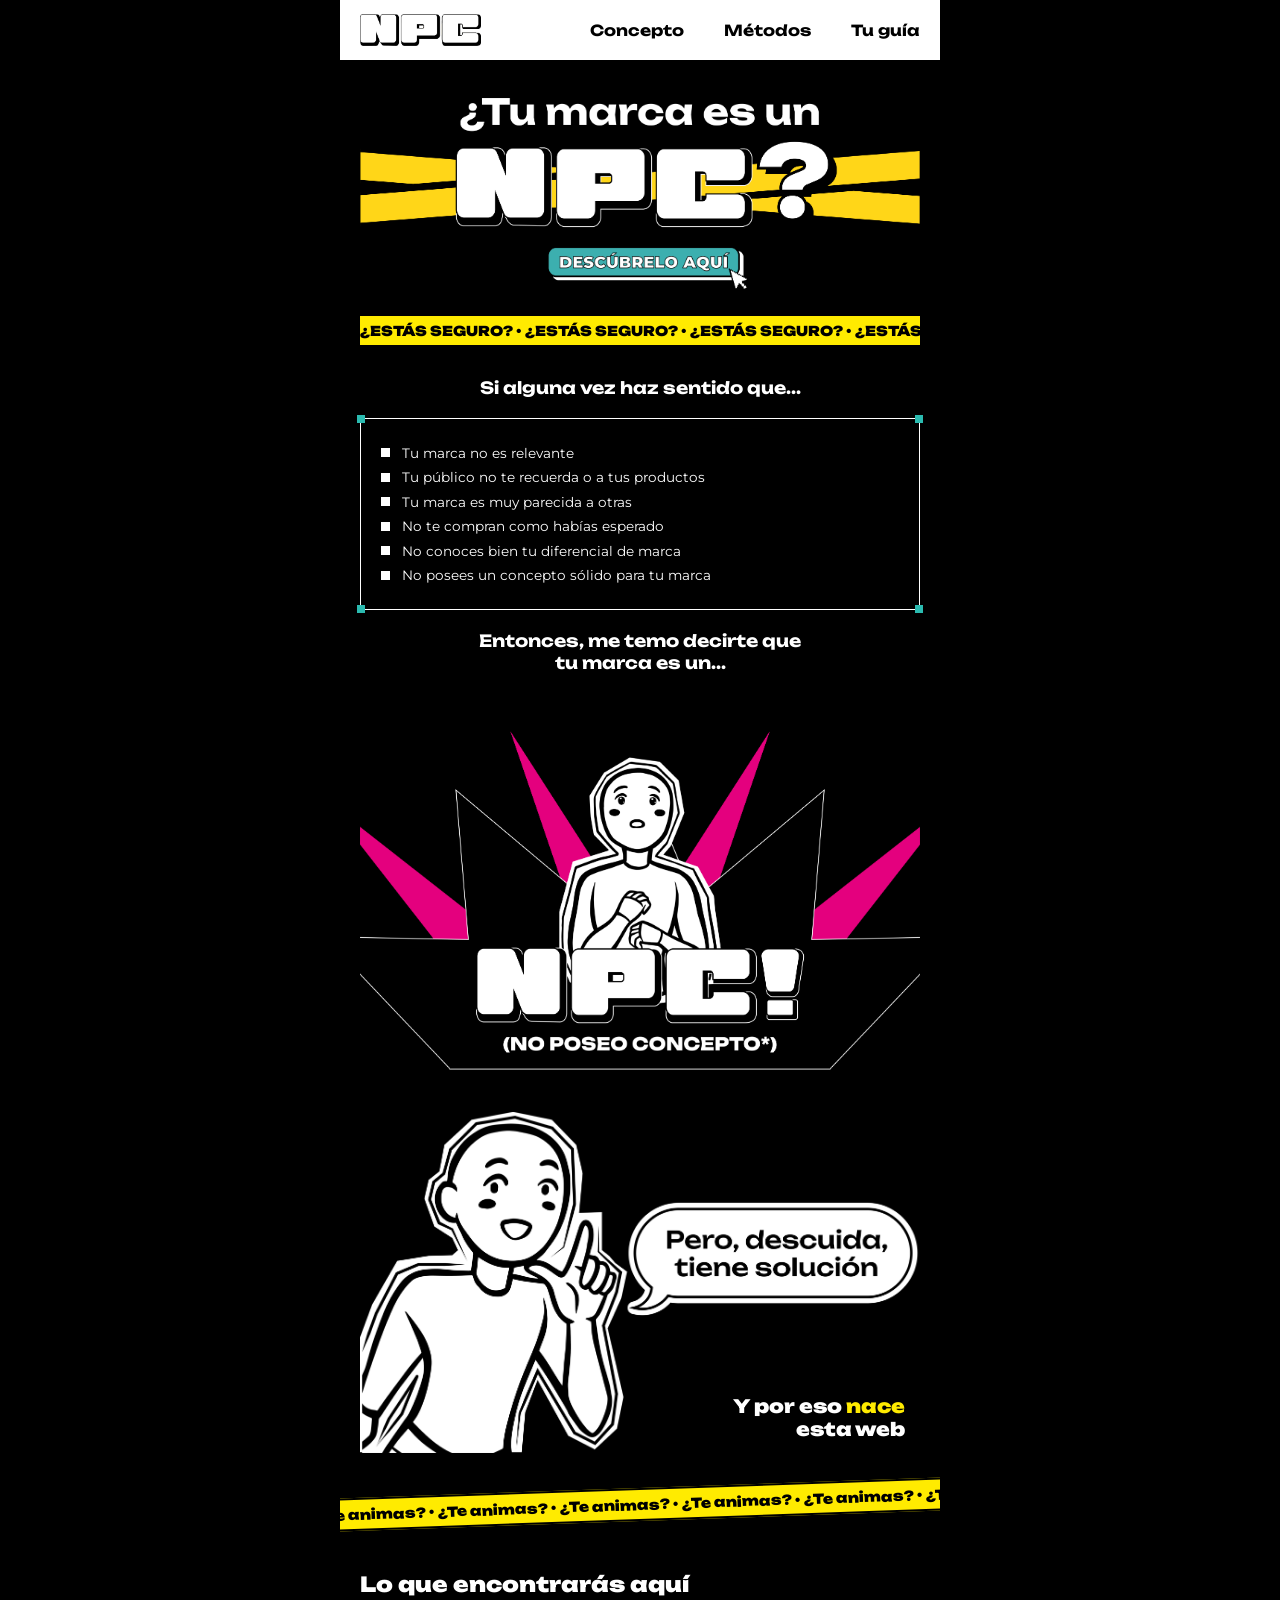
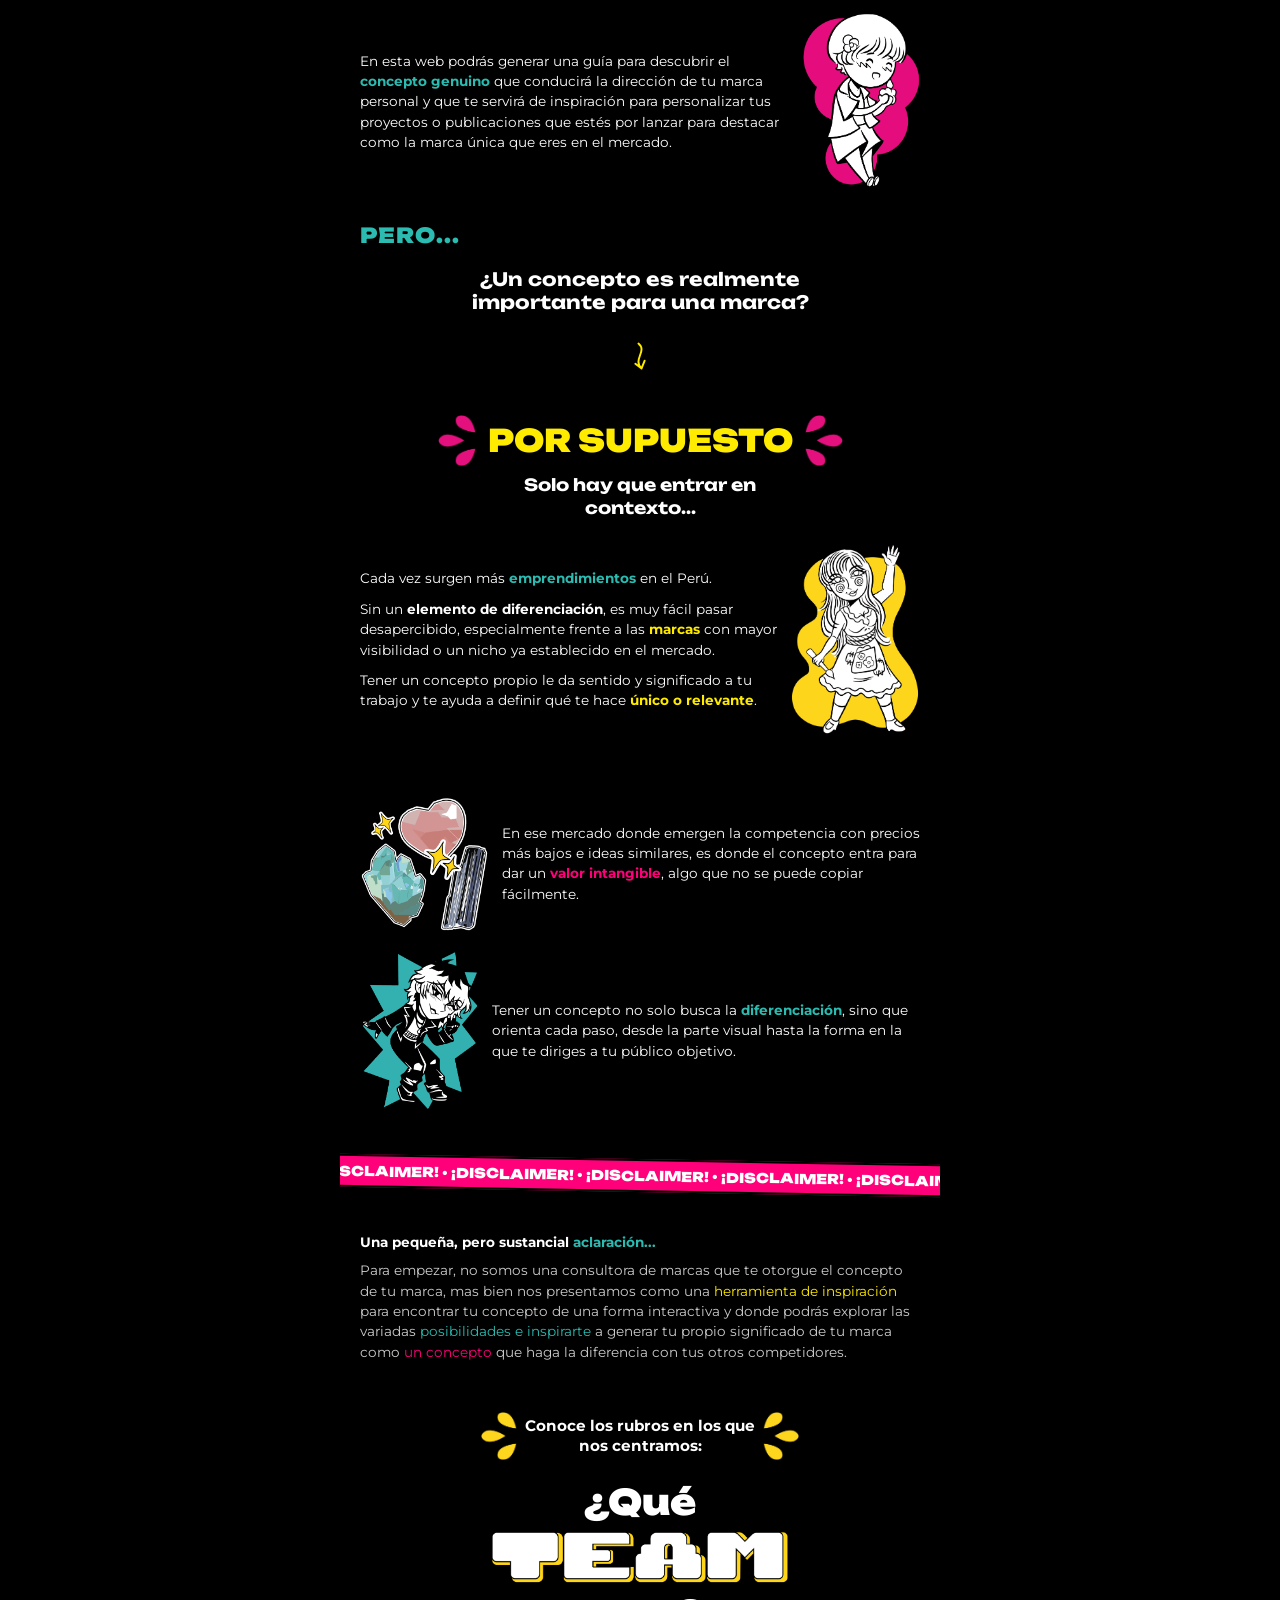
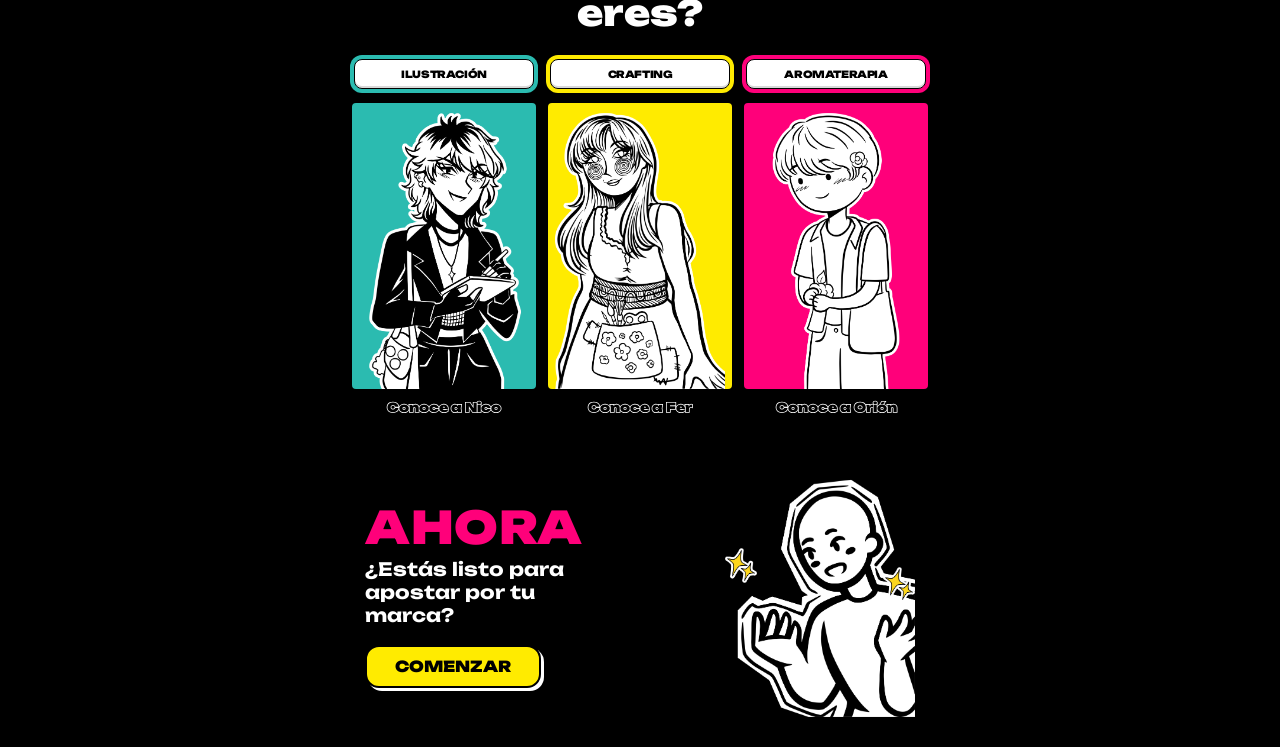
<file: index.html>
<!DOCTYPE html>
<html lang="es">
<head>
  <meta charset="UTF-8">
  <meta name="viewport" content="width=device-width, initial-scale=1.0">
  <title>¿Tu marca es un NPC?</title>

  <link rel="stylesheet" href="navbar.css">

  <style>
    /* Carga de Fuentes desde la carpeta local 'fonts/' */
    @font-face {
      font-family: 'Unbounded';
      src: url('fonts/Unbounded-Bold.ttf') format('truetype');
      font-weight: 700;
      font-style: normal;
    }
    @font-face {
      font-family: 'Unbounded';
      src: url('fonts/Unbounded-Black.ttf') format('truetype');
      font-weight: 900;
      font-style: normal;
    }
    @font-face {
      font-family: 'Montserrat';
      src: url('fonts/Montserrat-Regular.ttf') format('truetype');
      font-weight: 400;
      font-style: normal;
    }
    @font-face {
      font-family: 'Montserrat';
      src: url('fonts/Montserrat-SemiBold.ttf') format('truetype');
      font-weight: 600;
      font-style: normal;
    }
    @font-face {
      font-family: 'Montserrat';
      src: url('fonts/Montserrat-Bold.ttf') format('truetype');
      font-weight: 700;
      font-style: normal;
    }

    /* Reset y Tipografía por Defecto */
    * {
      box-sizing: border-box;
      margin: 0;
      padding: 0;
    }

    html, body {
      width: 100%;
      overflow-x: hidden;
      background-color: #000000;
    }

    body {
      font-family: 'Unbounded', sans-serif;
      color: #ffffff;
      display: flex;
      flex-direction: column;
      align-items: center;
      min-height: 100vh;
    }

    /* CONTENEDOR PRINCIPAL: Define el ancho constante de la página */
    .page-container {
      width: 100%;
      max-width: 600px; /* Ancho constante unificado para PC */
      background-color: #000000;
      display: flex;
      flex-direction: column;
      align-items: center;
      position: relative;
      overflow-x: hidden;
    }

    /* Clase utilitaria para secciones en Montserrat */
    .font-montserrat {
      font-family: 'Montserrat', sans-serif !important;
    }

    /* Franjas Deslizantes / Marquee */
    .marquee-bar {
      width: 100%;
      background-color: #ffeb00;
      color: #000000;
      overflow: hidden;
      white-space: nowrap;
      padding: 6px 0;
      font-weight: 900;
      font-size: clamp(0.75rem, 2.5vw, 0.85rem);
      border-top: 2px solid #000;
      border-bottom: 2px solid #000;
    }

    .marquee-content {
      display: inline-block;
      animation: marquee 12s linear infinite;
    }

    @keyframes marquee {
      0% { transform: translateX(0%); }
      100% { transform: translateX(-50%); }
    }

    .marquee-pink {
      background-color: #ff007a;
      color: #ffffff;
    }

    /* --- BLOQUE 1: HEADER & TITLE --- */
    .hero-section {
      text-align: center;
      padding: 30px 20px 20px;
      width: 100%;
    }

    .hero-banner-container {
      position: relative;
      width: 100%;
      margin: 0 auto;
    }

    .hero-banner-img {
      width: 100%;
      height: auto;
      display: block;
    }

    .hero-clickable-overlay {
      position: absolute;
      bottom: 0%;
      left: 25%;
      width: 50%;
      height: 28%;
      cursor: pointer;
      z-index: 10;
      text-decoration: none;
    }

    .intro-text-unbounded {
      font-family: 'Unbounded', sans-serif;
      font-size: clamp(0.9rem, 3vw, 1.05rem);
      font-weight: 700;
      text-align: center;
      margin-top: 30px;
      margin-bottom: 20px;
      color: #ffffff;
    }

    .conclusion-text-unbounded {
      font-family: 'Unbounded', sans-serif;
      font-size: clamp(0.9rem, 3vw, 1.05rem);
      font-weight: 700;
      text-align: center;
      margin-top: 20px;
      margin-bottom: 25px;
      color: #ffffff;
      line-height: 1.3;
    }

    /* Cuadro con BORDE BLANCO */
    .feeling-box {
      position: relative;
      background-color: #000;
      border: 1.5px solid #ffffff;
      padding: clamp(15px, 4vw, 22px) clamp(12px, 3.5vw, 20px);
      margin: 0 auto;
      text-align: left;
      width: 100%;
    }

    /* VÉRTICES TURQUESAS (#2bbbb0) */
    .feeling-box::before,
    .feeling-box::after {
      content: "";
      position: absolute;
      width: 8px;
      height: 8px;
      background-color: #2bbbb0;
      z-index: 2;
    }
    .feeling-box::before { top: -4px; left: -4px; }
    .feeling-box::after { top: -4px; right: -4px; }

    .feeling-box-corners::before,
    .feeling-box-corners::after {
      content: "";
      position: absolute;
      width: 8px;
      height: 8px;
      background-color: #2bbbb0;
      z-index: 2;
    }
    .feeling-box-corners::before { bottom: -4px; left: -4px; }
    .feeling-box-corners::after { bottom: -4px; right: -4px; }

    .feeling-box ul {
      list-style: none;
      font-family: 'Montserrat', sans-serif !important;
      font-size: clamp(0.78rem, 2.5vw, 0.85rem);
      line-height: 1.8;
      color: #ffffff;
    }

    .feeling-box ul li {
      display: flex;
      align-items: center;
      gap: 12px;
    }

    .feeling-box ul li::before {
      content: "";
      display: inline-block;
      width: 9px;
      height: 9px;
      background-color: #ffffff;
      flex-shrink: 0;
    }

    /* --- BLOQUE 2: IMAGEN NPC --- */
    .antiman1-section {
      width: 100%;
      text-align: center;
      padding: 10px 20px 20px;
      background-color: #000000;
    }

    .npc-main-img {
      width: 100%;
      height: auto;
      display: block;
      margin: 0 auto;
    }

    /* --- BLOQUE 3: ANTIMAN 4 & SOLUCIÓN --- */
    .solution-section {
      width: 100%;
      padding: 20px 20px 10px;
      display: flex;
      flex-direction: column;
      position: relative;
    }

    .antiman4-wrapper {
      position: relative;
      width: 100%;
      margin: 0 auto;
    }

    .antiman4-img {
      width: 100%;
      height: auto;
      display: block;
    }

    .nace-text-right {
      position: absolute;
      bottom: 12px;
      right: 15px;
      font-size: clamp(0.95rem, 3vw, 1.15rem);
      font-weight: 900;
      text-align: right;
      line-height: 1.25;
    }

    .nace-text-right span {
      color: #ffeb00;
    }

    .tilted-marquee {
      transform: rotate(-2deg);
      width: 108%;
      margin: 25px -4% 30px;
    }

    /* --- BLOQUE 4: LO QUE ENCONTRARÁS AQUÍ --- */
    .found-section {
      width: 100%;
      padding: 20px;
      display: flex;
      flex-direction: column;
      gap: 15px;
    }

    .found-section h3 {
      font-size: clamp(1.1rem, 3.5vw, 1.3rem);
      font-weight: 900;
    }

    .found-content {
      display: grid;
      grid-template-columns: 1fr clamp(90px, 22vw, 120px);
      gap: 12px;
      align-items: center;
    }

    .found-text {
      font-size: clamp(0.78rem, 2.5vw, 0.85rem);
      line-height: 1.5;
    }

    .found-text span.highlight-teal { color: #2bbbb0; font-weight: 700; }

    .orion-old-wrapper {
      position: relative;
    }

    .orion-old-img {
      width: 100%;
      height: auto;
    }

    .pero-title-left {
      font-size: clamp(1.8rem, 6vw, 2.3rem);
      font-weight: 900;
      color: #2bbbb0;
      text-align: left;
      margin-top: 15px;
      letter-spacing: 1px;
    }

    .question-concept-text {
      font-family: 'Unbounded', sans-serif;
      text-align: center;
      font-size: clamp(0.95rem, 3vw, 1.15rem);
      font-weight: 700;
      line-height: 1.3;
      margin-top: 5px;
      padding: 0 10px;
    }

    .arrow-doodle {
      display: block;
      margin: 12px auto 8px;
      width: 20px;
      height: 35px;
    }

    /* --- BLOQUE 5: POR SUPUESTO & FER-OLD --- */
    .pero-section {
      text-align: center;
      padding: 10px 20px 30px;
      width: 100%;
    }

    .por-supuesto-wrapper {
      display: flex;
      align-items: center;
      justify-content: center;
      gap: clamp(6px, 2vw, 12px);
      margin-bottom: 8px;
    }

    .petalos-rosas-img {
      width: clamp(26px, 6vw, 38px);
      height: auto;
    }

    .petalos-rosas-img.reflected {
      transform: scaleX(-1);
    }

    .por-supuesto-title {
      font-size: clamp(1.35rem, 5vw, 1.95rem);
      font-weight: 900;
      color: #ffeb00;
      line-height: 1;
      white-space: nowrap;
    }

    .contexto-subtext {
      font-family: 'Unbounded', sans-serif;
      font-size: clamp(0.9rem, 3vw, 1.05rem);
      font-weight: 700;
      line-height: 1.35;
      color: #ffffff;
    }

    .fer-old-content {
      display: grid;
      grid-template-columns: 1fr clamp(95px, 24vw, 130px);
      gap: 12px;
      align-items: center;
      text-align: left;
      margin-top: 25px;
    }

    .fer-old-img {
      width: 100%;
      height: auto;
    }

    /* --- BLOQUE 6: PIEDRAS & NICO-OLD --- */
    .stones-section {
      width: 100%;
      padding: 30px 20px;
      display: flex;
      flex-direction: column;
      gap: 20px;
    }

    .stones-grid {
      display: grid;
      grid-template-columns: clamp(95px, 24vw, 130px) 1fr;
      gap: 12px;
      align-items: center;
    }

    .piedras-img {
      width: 100%;
      height: auto;
      transform: rotate(-10px) scale(1.05);
    }

    .nico-old-grid {
      display: grid;
      grid-template-columns: clamp(90px, 22vw, 120px) 1fr;
      gap: 12px;
      align-items: center;
    }

    .nico-old-img {
      width: 100%;
      height: auto;
    }

    /* --- BLOQUE 7: DISCLAIMER --- */
    .disclaimer-title {
      transform: rotate(1deg);
      width: 108%;
      margin: 20px -4%;
    }

    .disclaimer-box {
      padding: 20px;
      text-align: left;
      font-size: clamp(0.78rem, 2.5vw, 0.85rem);
      line-height: 1.5;
    }

    /* --- BLOQUE 8: QUE TEAM ERES --- */
    .team-section {
      width: 100%;
      padding: 30px 10px;
      text-align: center;
    }

    .rubros-header {
      display: flex;
      align-items: center;
      justify-content: center;
      gap: 8px;
      margin-bottom: 20px;
    }

    .estrellas-img {
      width: clamp(26px, 6vw, 36px);
      height: auto;
    }

    .estrellas-img.reflected {
      transform: scaleX(-1);
    }

    .rubros-text {
      font-size: clamp(0.8rem, 2.5vw, 0.95rem);
      font-weight: 700;
      color: #ffffff;
      line-height: 1.35;
      max-width: 300px;
    }

    .que-title {
      font-size: clamp(1.6rem, 5vw, 2.2rem);
      font-weight: 900;
      margin-top: 5px;
    }

    .team-img {
      width: 100%;
      max-width: 300px;
      height: auto;
      margin: 6px auto;
      display: block;
    }

    .eres-title {
      font-size: clamp(1.6rem, 5vw, 2.2rem);
      font-weight: 900;
      margin-bottom: 20px;
    }

    /* GRID DE LAS 3 COLUMNAS PRINCIPALES */
    .team-grid-container {
      display: grid;
      grid-template-columns: repeat(3, 1fr);
      gap: clamp(4px, 1.5vw, 8px);
      align-items: stretch;
      margin-top: 15px;
    }

    .team-column {
      display: flex;
      flex-direction: column;
      align-items: center;
    }

    .btn-team-box {
      width: 100%;
      border-radius: 12px;
      padding: 4px;
      text-decoration: none;
      display: block;
      transition: transform 0.1s ease, box-shadow 0.1s ease;
      cursor: pointer;
    }

    .btn-team-box.nico-bg { background-color: #2bbbb0; }
    .btn-team-box.fer-bg { background-color: #ffeb00; }
    .btn-team-box.orion-bg { background-color: #ff007a; }

    .btn-team-box:hover {
      transform: translateY(-2px);
    }

    .btn-team-box:active {
      transform: translateY(1px) scale(0.97);
    }

    .btn-team-inner {
      background-color: #ffffff;
      color: #000000;
      font-family: 'Unbounded', sans-serif;
      font-size: clamp(0.48rem, 1.6vw, 0.62rem);
      font-weight: 900;
      padding: clamp(5px, 1.5vw, 8px) 1px;
      border-radius: 8px;
      border: 1.5px solid #000000;
      text-transform: uppercase;
      text-align: center;
      display: block;
      letter-spacing: -0.4px;
      box-shadow: inset 0 -2px 0 rgba(0,0,0,0.15);
      transition: background-color 0.1s ease;
      white-space: nowrap;
      overflow: hidden;
      text-overflow: ellipsis;
    }

    .btn-team-box:active .btn-team-inner {
      background-color: #f0f0f0;
      box-shadow: inset 0 2px 0 rgba(0,0,0,0.2);
    }

    .sticker-card {
      width: 100%;
      border-radius: 6px;
      padding: 8px 4px 0px;
      display: flex;
      flex-direction: column;
      align-items: center;
      justify-content: flex-end;
      overflow: hidden;
      height: clamp(190px, 48vw, 290px);
      border: 2px solid #000000;
      box-sizing: border-box;
    }

    .sticker-card.nico-bg { background-color: #2bbbb0; }
    .sticker-card.fer-bg { background-color: #ffeb00; }
    .sticker-card.orion-bg { background-color: #ff007a; }

    .sticker-img {
      width: 100%;
      height: 100%;
      object-fit: contain;
      object-position: bottom center;
    }

    .btn-conoce {
      font-family: 'Unbounded', sans-serif;
      font-size: clamp(0.62rem, 2.2vw, 0.78rem);
      font-weight: 900;
      color: #000000;
      text-decoration: none;
      display: block;
      margin-top: 10px;
      line-height: 1.2;
      -webkit-text-stroke: 1.5px #ffffff;
      paint-order: stroke fill;
    }

    .btn-conoce:hover {
      opacity: 0.85;
    }

    /* --- BLOQUE 9: FOOTER BANNER HORIZONTAL --- */
    .footer-section {
      width: 100%;
      padding: 30px clamp(12px, 4vw, 25px);
      display: grid;
      grid-template-columns: 1fr clamp(110px, 30vw, 180px);
      align-items: center;
      gap: 10px;
      background-color: #000000;
    }

    .footer-text-col {
      display: flex;
      flex-direction: column;
      align-items: flex-start;
      text-align: left;
    }

    .footer-title {
      font-size: clamp(1.8rem, 6vw, 2.8rem);
      font-weight: 900;
      color: #ff007a;
      line-height: 1;
      margin-bottom: 8px;
      letter-spacing: 0.5px;
    }

    .footer-sub {
      font-size: clamp(0.85rem, 2.8vw, 1.15rem);
      font-weight: 700;
      line-height: 1.25;
      margin-bottom: 18px;
      color: #ffffff;
      max-width: 250px;
    }

    .btn-comenzar-footer {
      display: inline-block;
      background-color: #ffeb00;
      color: #000000;
      font-family: 'Unbounded', sans-serif;
      font-weight: 900;
      font-size: clamp(0.75rem, 2.5vw, 0.95rem);
      padding: clamp(8px, 2vw, 10px) clamp(16px, 4vw, 28px);
      border-radius: 14px;
      text-decoration: none;
      border: 2px solid #000000;
      box-shadow: 3px 3px 0px #ffffff;
      transition: transform 0.1s ease, box-shadow 0.1s ease;
    }

    .btn-comenzar-footer:hover {
      transform: translateY(-2px);
      box-shadow: 4px 4px 0px #ffffff;
    }

    .btn-comenzar-footer:active {
      transform: translateY(2px);
      box-shadow: 1px 1px 0px #ffffff;
    }

    .footer-character-col {
      position: relative;
      display: flex;
      justify-content: flex-end;
      align-items: flex-end;
    }

    .antiman3-img {
      width: 100%;
      max-width: 220px;
      height: auto;
      display: block;
    }

    .estrella-izquierda {
      position: absolute;
      top: 30%;
      left: -10px;
      width: clamp(18px, 5vw, 32px);
      height: auto;
      z-index: 2;
    }

    .estrella-derecha {
      position: absolute;
      top: 38%;
      right: 0px;
      width: clamp(18px, 5vw, 32px);
      height: auto;
      z-index: 2;
    }

    /* AJUSTES RESPONSIVE EN MÓVILES (≤ 600px) */
    @media (max-width: 600px) {
      .page-container {
        max-width: 100vw;
      }
    }
  </style>
</head>
<body>

  <div class="page-container">

    <!-- BARRA DE NAVEGACIÓN SUPERIOR (FUERA DEL CONTENEDOR PARA OCUPAR TODA LA ANCHURA) -->
    <header class="navbar">
      <a href="index.html" class="brand-logo-link">
        <img src="images/logo.png" alt="NPC! Logo" class="brand-logo-img">
      </a>
      <nav>
        <ul class="nav-links">
          <li><a href="concepto.html">Concepto</a></li>
          <li><a href="metodos.html">Métodos</a></li>
          <li><a href="guias.html">Tu guía</a></li>
        </ul>
      </nav>
    </header>

    <!-- BLOQUE 1: HEADER -->
    <section class="hero-section">
      <div class="hero-banner-container">
        <img src="images/npc-titular.png" alt="NPC? Descúbrelo aquí" class="hero-banner-img">
        <a href="aprender.html" class="hero-clickable-overlay" title="¡Descúbrelo aquí!"></a>
      </div>

      <div class="marquee-bar" style="margin-top: 20px;">
        <div class="marquee-content">
          ¿ESTÁS SEGURO? • ¿ESTÁS SEGURO? • ¿ESTÁS SEGURO? • ¿ESTÁS SEGURO? • ¿ESTÁS SEGURO? • 
        </div>
      </div>

      <p class="intro-text-unbounded">Si alguna vez haz sentido que...</p>

      <div class="feeling-box">
        <div class="feeling-box-corners"></div>
        <ul>
          <li>Tu marca no es relevante</li>
          <li>Tu público no te recuerda o a tus productos</li>
          <li>Tu marca es muy parecida a otras</li>
          <li>No te compran como habías esperado</li>
          <li>No conoces bien tu diferencial de marca</li>
          <li>No posees un concepto sólido para tu marca</li>
        </ul>
      </div>

      <p class="conclusion-text-unbounded">
        Entonces, me temo decirte que<br>tu marca es un...
      </p>
    </section>

    <!-- BLOQUE 2: IMAGEN NPC -->
    <section class="antiman1-section">
      <img src="images/npc-no.png" alt="NPC! (No poseo concepto*)" class="npc-main-img">
    </section>

    <!-- BLOQUE 3: ANTIMAN 4 & SOLUCIÓN -->
    <section class="solution-section">
      <div class="antiman4-wrapper">
        <img src="images/anfitrion-5.png" alt="Pero, descuida, tiene solución" class="antiman4-img">
        <p class="nace-text-right">
          Y por eso <span>nace</span><br>esta web
        </p>
      </div>
    </section>

    <div class="marquee-bar tilted-marquee">
      <div class="marquee-content">
        ¿Te animas? • ¿Te animas? • ¿Te animas? • ¿Te animas? • ¿Te animas? • ¿Te animas? • 
      </div>
    </div>

    <!-- BLOQUE 4: LO QUE ENCONTRARÁS AQUÍ -->
    <section class="found-section">
      <h3>Lo que encontrarás aquí</h3>

      <div class="found-content">
        <p class="found-text font-montserrat">
          En esta web podrás generar una guía para descubrir el <span class="highlight-teal">concepto genuino</span> que conducirá la dirección de tu marca personal y que te servirá de inspiración para personalizar tus proyectos o publicaciones que estés por lanzar para destacar como la marca única que eres en el mercado.
        </p>

        <div class="orion-old-wrapper">
          <img src="images/orion-sticker.png" alt="Orión" class="orion-old-img">
        </div>
      </div>

      <h3 class="pero-title-left">PERO...</h3>
      <p class="question-concept-text">
        ¿Un concepto es realmente<br>importante para una marca?
      </p>

      <svg class="arrow-doodle" viewBox="0 0 24 45" fill="none" stroke="#ffeb00" stroke-width="2.5" stroke-linecap="round" stroke-linejoin="round">
        <path d="M 10,2 C 22,12 2,22 14,34 M 6,28 L 14,34 L 18,24" />
      </svg>
    </section>

    <!-- BLOQUE 5: POR SUPUESTO & FER-OLD -->
    <section class="pero-section">
      <div class="por-supuesto-wrapper">
        <img src="images/tres-petalos-rosas.png" alt="Petalos Rosas" class="petalos-rosas-img">
        <h2 class="por-supuesto-title">POR SUPUESTO</h2>
        <img src="images/tres-petalos-rosas.png" alt="Petalos Rosas" class="petalos-rosas-img reflected">
      </div>

      <p class="contexto-subtext">
        Solo hay que entrar en<br>contexto...
      </p>

      <div class="fer-old-content">
        <div class="font-montserrat" style="font-size: clamp(0.78rem, 2.5vw, 0.85rem); line-height: 1.5;">
          <p style="margin-bottom: 10px;">
            Cada vez surgen más <span style="color: #2bbbb0; font-weight: 700;">emprendimientos</span> en el Perú.
          </p>
          <p style="margin-bottom: 10px;">
            Sin un <span style="font-weight: 700;">elemento de diferenciación</span>, es muy fácil pasar desapercibido, especialmente frente a las <span style="color: #ffeb00; font-weight: 700;">marcas</span> con mayor visibilidad o un nicho ya establecido en el mercado.
          </p>
          <p>
            Tener un concepto propio le da sentido y significado a tu trabajo y te ayuda a definir qué te hace <span style="color: #ffeb00; font-weight: 700;">único o relevante</span>.
          </p>
        </div>

        <img src="images/fer-sticker.png" alt="Fer Old" class="fer-old-img">
      </div>
    </section>

    <!-- BLOQUE 6: PIEDRAS & NICO-OLD -->
    <section class="stones-section">
      <div class="stones-grid">
        <img src="images/piedras.png" alt="Piedras" class="piedras-img">
        <p class="font-montserrat" style="font-size: clamp(0.78rem, 2.5vw, 0.85rem); line-height: 1.5;">
          En ese mercado donde emergen la competencia con precios más bajos e ideas similares, es donde el concepto entra para dar un <span style="color: #ff007a; font-weight: 700;">valor intangible</span>, algo que no se puede copiar fácilmente.
        </p>
      </div>

      <div class="nico-old-grid">
        <img src="images/nico-sticker.png" alt="Nico Old" class="nico-old-img">
        <p class="font-montserrat" style="font-size: clamp(0.78rem, 2.5vw, 0.85rem); line-height: 1.5;">
          Tener un concepto no solo busca la <span style="color: #2bbbb0; font-weight: 700;">diferenciación</span>, sino que orienta cada paso, desde la parte visual hasta la forma en la que te diriges a tu público objetivo.
        </p>
      </div>
    </section>

    <!-- BLOQUE 7: DISCLAIMER -->
    <div class="marquee-bar marquee-pink disclaimer-title">
      <div class="marquee-content">
        ¡DISCLAIMER! • ¡DISCLAIMER! • ¡DISCLAIMER! • ¡DISCLAIMER! • ¡DISCLAIMER! • 
      </div>
    </div>

    <section class="disclaimer-box font-montserrat">
      <p style="font-weight: 700; margin-bottom: 8px;">
        Una pequeña, pero sustancial <span style="color: #2bbbb0;">aclaración...</span>
      </p>
      <p style="color: #cccccc;">
        Para empezar, no somos una consultora de marcas que te otorgue el concepto de tu marca, mas bien nos presentamos como una <span style="color: #ffeb00;">herramienta de inspiración</span> para encontrar tu concepto de una forma interactiva y donde podrás explorar las variadas <span style="color: #2bbbb0;">posibilidades e inspirarte</span> a generar tu propio significado de tu marca como <span style="color: #ff007a;">un concepto</span> que haga la diferencia con tus otros competidores.
      </p>
    </section>

    <!-- BLOQUE 8: QUE TEAM ERES -->
    <section class="team-section">
      <div class="rubros-header">
        <img src="images/tres-petalos-amarillos.png" alt="Pétalos" class="estrellas-img">
        <p class="rubros-text font-montserrat">
          Conoce los rubros en los que<br>nos centramos:
        </p>
        <img src="images/tres-petalos-amarillos.png" alt="Pétalos" class="estrellas-img reflected">
      </div>

      <h2 class="que-title">¿Qué</h2>
      <img src="images/team-texto.png" alt="TEAM" class="team-img">
      <h2 class="eres-title">eres?</h2>

      <div class="team-grid-container">
        <!-- Columna Nico -->
        <div class="team-column">
          <a href="nico.html" class="btn-team-box nico-bg">
            <span class="btn-team-inner">ILUSTRACIÓN</span>
          </a>
          <div class="sticker-card nico-bg" style="margin-top: 8px;">
            <img src="images/nico.png" alt="Nico" class="sticker-img">
          </div>
          <a href="nico.html" class="btn-conoce">Conoce a Nico</a>
        </div>

        <!-- Columna Fer -->
        <div class="team-column">
          <a href="fer.html" class="btn-team-box fer-bg">
            <span class="btn-team-inner">CRAFTING</span>
          </a>
          <div class="sticker-card fer-bg" style="margin-top: 8px;">
            <img src="images/fer.png" alt="Fer" class="sticker-img">
          </div>
          <a href="fer.html" class="btn-conoce">Conoce a Fer</a>
        </div>

        <!-- Columna Orión -->
        <div class="team-column">
          <a href="orion.html" class="btn-team-box orion-bg">
            <span class="btn-team-inner">AROMATERAPIA</span>
          </a>
          <div class="sticker-card orion-bg" style="margin-top: 8px;">
            <img src="images/orion.png" alt="Orión" class="sticker-img">
          </div>
          <a href="orion.html" class="btn-conoce">Conoce a Orión</a>
        </div>
      </div>
    </section>

    <!-- BLOQUE 9: FOOTER BANNER HORIZONTAL -->
    <section class="footer-section">
      <div class="footer-text-col">
        <h2 class="footer-title">AHORA</h2>
        <p class="footer-sub">¿Estás listo para apostar por tu marca?</p>
        <a href="aprender.html" class="btn-comenzar-footer">COMENZAR</a>
      </div>

      <div class="footer-character-col">
        <img src="images/dos-estrellas-amarillas.png" alt="Estrella" class="estrella-izquierda">
        <img src="images/anfitrion-3.png" alt="Anfitrión" class="antiman3-img">
        <img src="images/dos-estrellas-amarillas.png" alt="Estrella" class="estrella-derecha">
      </div>
    </section>

  </div>

</body>
</html>
</file>
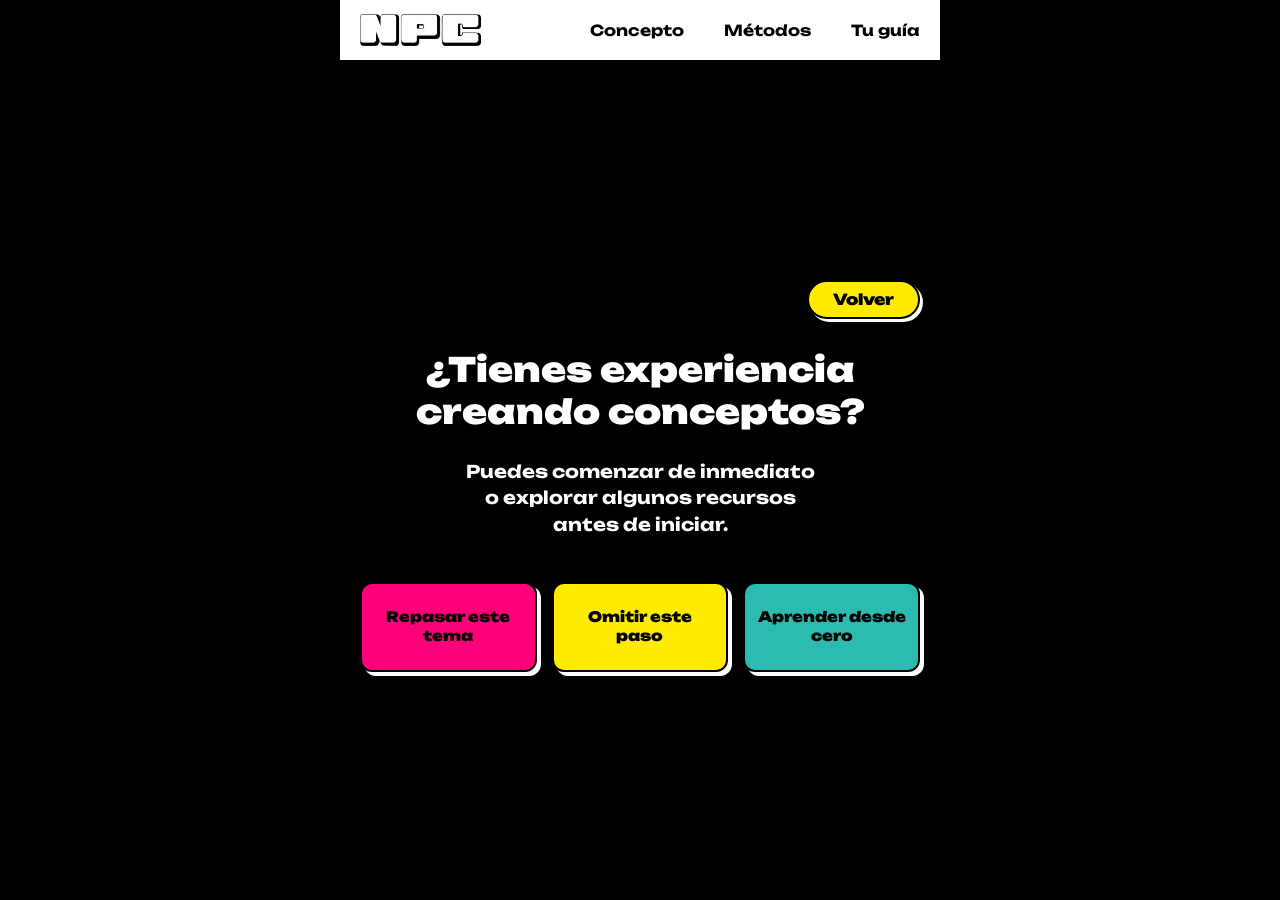
<file: aprender.html>
<!DOCTYPE html>
<html lang="es">
<head>
  <meta charset="UTF-8">
  <meta name="viewport" content="width=device-width, initial-scale=1.0">
  <title>NPC! - Aprender</title>
  
  <link rel="stylesheet" href="navbar.css">
  <style>
    /* Carga de Fuentes desde la carpeta local 'fonts/' */
    @font-face {
      font-family: 'Unbounded';
      src: url('fonts/Unbounded-Bold.ttf') format('truetype');
      font-weight: 700;
      font-style: normal;
    }
    @font-face {
      font-family: 'Unbounded';
      src: url('fonts/Unbounded-Black.ttf') format('truetype');
      font-weight: 900;
      font-style: normal;
    }
    @font-face {
      font-family: 'Montserrat';
      src: url('fonts/Montserrat-Regular.ttf') format('truetype');
      font-weight: 400;
      font-style: normal;
    }
    @font-face {
      font-family: 'Montserrat';
      src: url('fonts/Montserrat-SemiBold.ttf') format('truetype');
      font-weight: 600;
      font-style: normal;
    }
    @font-face {
      font-family: 'Montserrat';
      src: url('fonts/Montserrat-Bold.ttf') format('truetype');
      font-weight: 700;
      font-style: normal;
    }

    /* Reset y Tipografía por Defecto */
    * {
      box-sizing: border-box;
      margin: 0;
      padding: 0;
    }

    html, body {
      width: 100%;
      overflow-x: hidden;
      background-color: #000000;
    }

    body {
      font-family: 'Unbounded', sans-serif;
      color: #ffffff;
      display: flex;
      justify-content: center;
      min-height: 100vh;
    }

    /* CONTENEDOR PRINCIPAL: Ancho idéntico al index.html */
    .page-container {
      width: 100%;
      max-width: 600px; /* Ancho constante unificado para PC */
      background-color: #000000;
      display: flex;
      flex-direction: column;
      align-items: center;
      position: relative;
      min-height: 100vh;
      overflow-x: hidden;
    }

    /* --- CONTENIDO PRINCIPAL DE APRENDER --- */
    .main-content {
      flex: 1;
      width: 100%;
      display: flex;
      flex-direction: column;
      justify-content: center;
      align-items: center;
      padding: 30px 20px 40px 20px;
      position: relative;
      text-align: center;
    }

    /* Botón Volver */
    .btn-volver-container {
      width: 100%;
      display: flex;
      justify-content: flex-end;
      margin-bottom: clamp(20px, 4vw, 30px);
    }

    .btn-volver {
      background-color: #ffeb00;
      color: #000000;
      border: 2px solid #000000;
      border-radius: 20px;
      padding: clamp(6px, 1.5vw, 8px) clamp(18px, 4vw, 24px);
      font-family: 'Unbounded', sans-serif;
      font-size: clamp(0.75rem, 2.2vw, 0.95rem);
      font-weight: 800;
      text-decoration: none;
      box-shadow: 3px 3px 0px #ffffff;
      transition: transform 0.15s ease, box-shadow 0.15s ease;
    }

    .btn-volver:hover {
      transform: translateY(-2px);
      box-shadow: 4px 4px 0px #ffffff;
    }

    .btn-volver:active {
      transform: translateY(1px);
      box-shadow: 1px 1px 0px #ffffff;
    }

    /* Títulos y Subtítulos */
    .aprender-title {
      font-size: clamp(1.35rem, 4.5vw, 2.1rem);
      font-weight: 900;
      color: #ffffff;
      line-height: 1.25;
      width: 100%;
      margin-bottom: clamp(15px, 3.5vw, 25px);
    }

    .aprender-subtitle {
      font-size: clamp(0.85rem, 2.8vw, 1.1rem);
      font-weight: 400;
      color: #ffffff;
      line-height: 1.5;
      width: 100%;
      margin-bottom: clamp(30px, 6vw, 45px);
    }

    /* Opciones / Botones Cards */
    .options-grid {
      display: grid;
      grid-template-columns: repeat(3, 1fr);
      gap: clamp(8px, 2vw, 15px);
      width: 100%;
    }

    .opt-card {
      border: 2px solid #000000;
      border-radius: 12px;
      padding: clamp(12px, 2.5vw, 18px) clamp(4px, 1.5vw, 10px);
      font-family: 'Unbounded', sans-serif;
      font-size: clamp(0.65rem, 2vw, 0.9rem);
      font-weight: 900;
      text-decoration: none;
      color: #000000;
      text-align: center;
      display: flex;
      align-items: center;
      justify-content: center;
      box-shadow: 4px 4px 0px #ffffff;
      transition: transform 0.15s ease, box-shadow 0.15s ease;
      line-height: 1.3;
      min-height: clamp(65px, 15vw, 90px);
    }

    .opt-card.repasar {
      background-color: #ff007a;
    }

    .opt-card.omitir {
      background-color: #ffeb00;
    }

    .opt-card.aprender {
      background-color: #2bbbb0;
    }

    .opt-card:hover {
      transform: translateY(-3px);
      box-shadow: 6px 6px 0px #ffffff;
    }

    .opt-card:active {
      transform: translateY(1px);
      box-shadow: 2px 2px 0px #ffffff;
    }

    /* AJUSTES RESPONSIVE MÓVIL (≤ 600px) */
    @media (max-width: 600px) {
      .page-container {
        max-width: 100vw;
      }
      .navbar {
        padding: 14px 16px;
      }
      .main-content {
        padding: 20px 15px 30px 15px;
      }
    }
  </style>
</head>
<body>

  <div class="page-container">
    <!-- BARRA DE NAVEGACIÓN SUPERIOR (FUERA DEL CONTENEDOR PARA OCUPAR TODA LA ANCHURA) -->
    <header class="navbar">
      <a href="index.html" class="brand-logo-link">
        <img src="images/logo.png" alt="NPC! Logo" class="brand-logo-img">
      </a>
      <nav>
        <ul class="nav-links">
          <li><a href="concepto.html">Concepto</a></li>
          <li><a href="metodos.html">Métodos</a></li>
          <li><a href="guias.html">Tu guía</a></li>
        </ul>
      </nav>
    </header>

    <!-- Cuerpo Principal: Aprender -->
    <main class="main-content">
      <!-- Botón Volver -->
      <div class="btn-volver-container">
        <a href="index.html" class="btn-volver">Volver</a>
      </div>

      <!-- Título principal -->
      <h1 class="aprender-title">¿Tienes experiencia creando conceptos?</h1>

      <!-- Subtítulo / Descripción -->
      <p class="aprender-subtitle">
        Puedes comenzar de inmediato<br>
        o explorar algunos recursos<br>
        antes de iniciar.
      </p>

      <!-- Botones de Acción -->
      <div class="options-grid">
        <a href="concepto.html" class="opt-card repasar">Repasar este tema</a>
        <a href="guias.html" class="opt-card omitir">Omitir este paso</a>
        <a href="metodos.html" class="opt-card aprender">Aprender desde cero</a>
      </div>
    </main>
  </div>

</body>
</html>
</file>
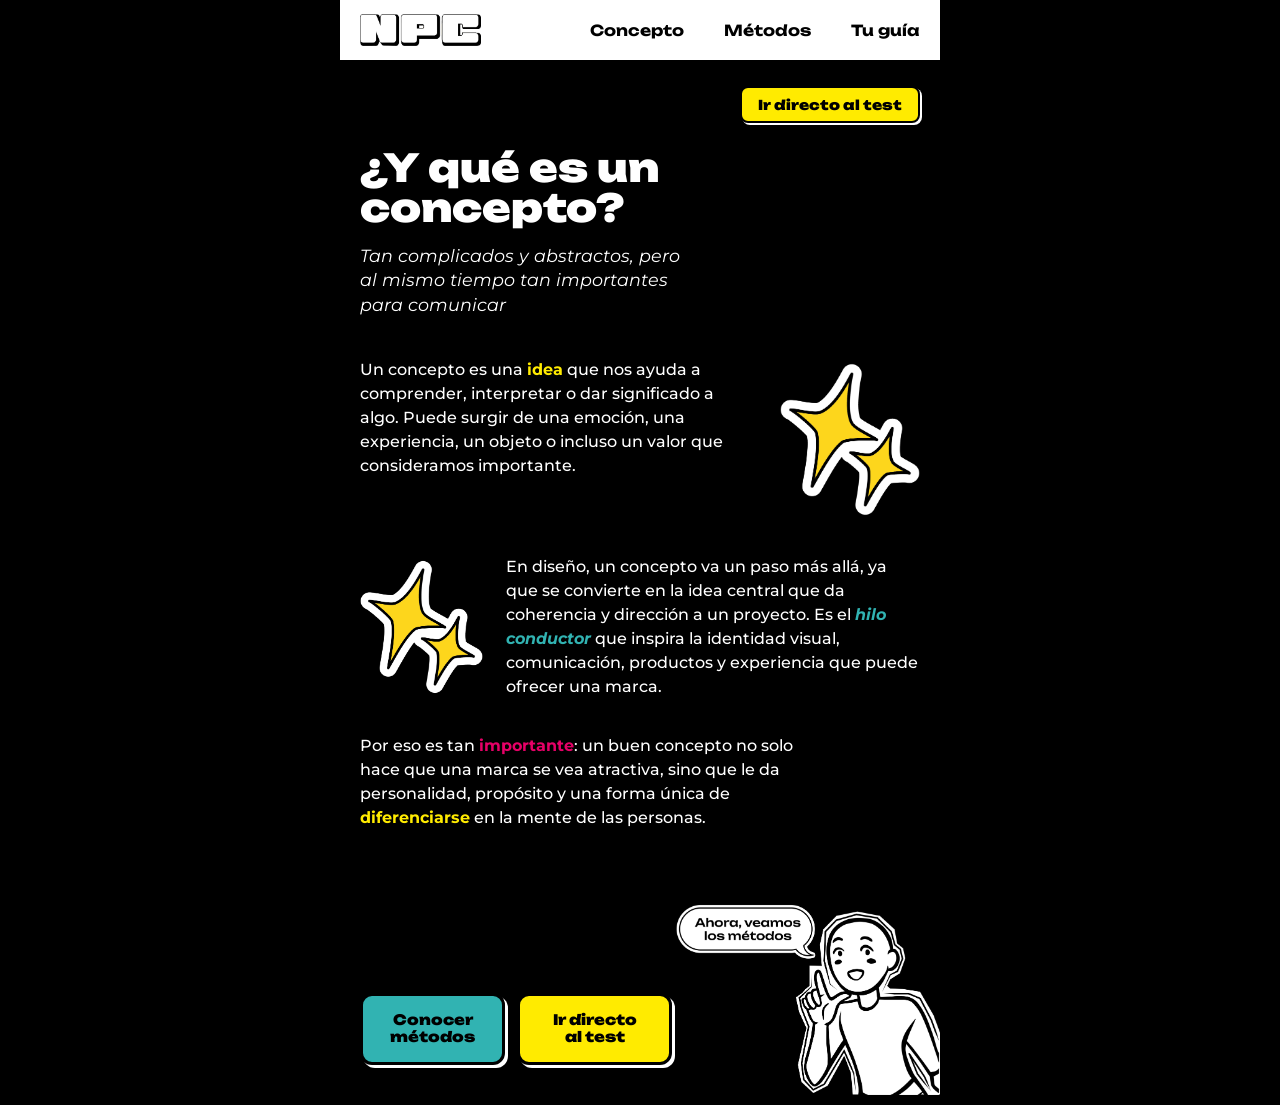
<file: concepto.html>
<!DOCTYPE html>
<html lang="es">
<head>
  <meta charset="UTF-8">
  <meta name="viewport" content="width=device-width, initial-scale=1.0">
  <title>NPC! - El Concepto</title>
  <link rel="stylesheet" href="navbar.css">
  <style>
    /* Carga de Fuentes desde la carpeta local 'fonts/' */
    @font-face {
      font-family: 'Unbounded';
      src: url('fonts/Unbounded-Bold.ttf') format('truetype');
      font-weight: 700;
      font-style: normal;
    }
    @font-face {
      font-family: 'Unbounded';
      src: url('fonts/Unbounded-Black.ttf') format('truetype');
      font-weight: 900;
      font-style: normal;
    }
    @font-face {
      font-family: 'Montserrat';
      src: url('fonts/Montserrat-Regular.ttf') format('truetype');
      font-weight: 400;
      font-style: normal;
    }
    @font-face {
      font-family: 'Montserrat';
      src: url('fonts/Montserrat-Medium.ttf') format('truetype');
      font-weight: 500;
      font-style: normal;
    }
    @font-face {
      font-family: 'Montserrat';
      src: url('fonts/Montserrat-SemiBold.ttf') format('truetype');
      font-weight: 600;
      font-style: normal;
    }
    @font-face {
      font-family: 'Montserrat';
      src: url('fonts/Montserrat-Bold.ttf') format('truetype');
      font-weight: 700;
      font-style: normal;
    }
    @font-face {
      font-family: 'Montserrat';
      src: url('fonts/Montserrat-Italic.ttf') format('truetype');
      font-weight: 400;
      font-style: italic;
    }
    @font-face {
      font-family: 'Montserrat';
      src: url('fonts/Montserrat-BoldItalic.ttf') format('truetype');
      font-weight: 700;
      font-style: italic;
    }

    /* Reset y Tipografía por Defecto */
    * {
      box-sizing: border-box;
      margin: 0;
      padding: 0;
    }

    html, body {
      width: 100%;
      overflow-x: hidden;
      background-color: #000000;
    }

    body {
      font-family: 'Montserrat', sans-serif;
      color: #ffffff;
      display: flex;
      justify-content: center;
      min-height: 100vh;
    }

    /* CONTENEDOR PRINCIPAL */
    .page-container {
      width: 100%;
      max-width: 600px;
      background-color: #000000;
      display: flex;
      flex-direction: column;
      align-items: center;
      position: relative;
      min-height: 100vh;
      overflow-x: hidden;
    }

    /* --- CONTENIDO PRINCIPAL --- */
    .main-content {
      width: 100%;
      padding: 24px 20px 40px 20px;
      display: flex;
      flex-direction: column;
      flex: 1;
    }

    /* BARRA SUPERIOR / BOTÓN TEST TOP */
    .top-header {
      display: flex;
      justify-content: flex-end;
      margin-bottom: clamp(15px, 3vw, 25px);
    }

    .btn-top-test {
      background-color: #ffeb00;
      color: #000000;
      font-family: 'Unbounded', sans-serif;
      font-weight: 900;
      font-size: clamp(0.7rem, 2.2vw, 0.85rem);
      padding: clamp(6px, 1.5vw, 8px) clamp(12px, 3vw, 16px);
      border-radius: 8px;
      text-decoration: none;
      border: 2px solid #000000;
      box-shadow: 2px 2px 0px #ffffff;
      transition: transform 0.15s ease, box-shadow 0.15s ease;
    }

    .btn-top-test:hover {
      transform: translateY(-2px);
      box-shadow: 3px 3px 0px #ffffff;
    }

    .btn-top-test:active {
      transform: translateY(1px);
      box-shadow: 1px 1px 0px #ffffff;
    }

    /* CABECERA (TÍTULO Y SUBTÍTULO) */
    .main-title {
      font-family: 'Unbounded', sans-serif;
      font-weight: 900;
      font-size: clamp(1.8rem, 6vw, 2.4rem);
      line-height: 1.05;
      color: #ffffff;
      margin-bottom: clamp(10px, 2vw, 15px);
    }

    .main-subtitle {
      font-family: 'Montserrat', sans-serif;
      font-style: italic;
      font-weight: 400;
      font-size: clamp(0.9rem, 3vw, 1.1rem);
      line-height: 1.4;
      color: #ffffff;
      margin-bottom: clamp(30px, 6vw, 40px);
    }

    /* BLOQUE 1 (TEXTO IZQUIERDA + ESTRELLA DERECHA) */
    .block-one {
      display: flex;
      justify-content: space-between;
      align-items: flex-start;
      margin-bottom: clamp(25px, 5vw, 35px);
      position: relative;
    }

    .block-one-text {
      width: 68%;
      font-family: 'Montserrat', sans-serif;
      font-weight: 500;
      font-size: clamp(0.85rem, 2.8vw, 1rem);
      line-height: 1.5;
      color: #ffffff;
    }

    .star-icon-top {
      width: 25%;
      margin-top: 5px;
    }

    .star-icon-top img {
      width: 100%;
      height: auto;
    }

    /* BLOQUE 2 (ESTRELLA IZQUIERDA + TEXTO DERECHA) */
    .block-two {
      display: flex;
      justify-content: space-between;
      align-items: flex-start;
      margin-bottom: clamp(25px, 5vw, 35px);
      position: relative;
    }

    .star-icon-middle {
      width: 22%;
      margin-top: 5px;
    }

    .star-icon-middle img {
      width: 100%;
      height: auto;
    }

    .block-two-text {
      width: 74%;
      font-family: 'Montserrat', sans-serif;
      font-weight: 500;
      font-size: clamp(0.85rem, 2.8vw, 1rem);
      line-height: 1.5;
      color: #ffffff;
    }

    /* BLOQUE 3 (TEXTO IZQUIERDA - ESTRECHO Y CONTROLADO) */
    .block-three {
      margin-bottom: clamp(30px, 6vw, 40px);
      width: 78%;
    }

    .block-three-text {
      font-family: 'Montserrat', sans-serif;
      font-weight: 500;
      font-size: clamp(0.85rem, 2.8vw, 1rem);
      line-height: 1.5;
      color: #ffffff;
    }

    /* HIGHLIGHTS / DESTACADOS */
    .highlight-bold-yellow {
      color: #ffeb00;
      font-weight: 800;
    }

    .highlight-cyan {
      color: #31b3b2;
      font-weight: 700;
      font-style: italic;
    }

    .highlight-magenta {
      color: #e60067;
      font-weight: 800;
    }

    /* GLOBITO DE TEXTO */
    .speech-bubble {
      background-color: #ffffff;
      color: #000000;
      border: 3.5px solid #000000;
      border-radius: 20px;
      padding: clamp(8px, 2vw, 12px) clamp(16px, 4vw, 24px);
      font-family: 'Unbounded', sans-serif;
      font-weight: 900;
      font-size: clamp(0.7rem, 2.2vw, 0.9rem);
      line-height: 1.25;
      text-align: center;
      display: inline-block;
      box-shadow: 2px 2px 0px #000000;
      position: relative;
      margin-left: auto;
      margin-right: clamp(45px, 11vw, 75px);
      margin-bottom: clamp(10px, 2vw, 15px);
      z-index: 3;
    }

    .speech-bubble::after {
      content: '';
      position: absolute;
      bottom: -11px;
      right: 25px;
      border-width: 11px 11px 0;
      border-style: solid;
      border-color: #ffffff transparent;
      display: block;
      width: 0;
      z-index: 1;
    }

    .speech-bubble::before {
      content: '';
      position: absolute;
      bottom: -15px;
      right: 23px;
      border-width: 13px 13px 0;
      border-style: solid;
      border-color: #000000 transparent;
      display: block;
      width: 0;
      z-index: 0;
    }

    /* SECCIÓN DE BOTONES E INTERACCIÓN */
    .action-section {
      display: flex;
      justify-content: flex-start;
      align-items: flex-end;
      position: relative;
      margin-top: auto;
      gap: clamp(8px, 2vw, 12px);
      flex-wrap: nowrap; /* Evita que se bajen los elementos en pantallas pequeñas */
    }

    .buttons-container {
      display: flex;
      gap: clamp(8px, 2vw, 12px);
      z-index: 2;
      flex-shrink: 0;
    }

    .btn-action {
      font-family: 'Unbounded', sans-serif;
      font-weight: 900;
      font-size: clamp(0.65rem, 2vw, 0.9rem);
      line-height: 1.2;
      text-align: center;
      padding: clamp(12px, 3vw, 16px) clamp(6px, 1.2vw, 12px);
      border-radius: 12px;
      text-decoration: none;
      border: 3px solid #000000;
      display: flex;
      align-items: center;
      justify-content: center;
      transition: transform 0.15s ease, box-shadow 0.15s ease;
      white-space: nowrap;
    }

    .btn-cyan {
      background-color: #31b3b2;
      color: #000000;
      box-shadow: 3px 3px 0px #ffffff;
      width: clamp(105px, 28vw, 145px);
    }

    .btn-yellow {
      background-color: #ffeb00;
      color: #000000;
      box-shadow: 3px 3px 0px #ffffff;
      width: clamp(115px, 31vw, 155px);
      position: relative;
      z-index: 3;
      margin-right: -50px;
      flex-shrink: 0;
    }

    .btn-action:hover {
      transform: translateY(-2px);
      box-shadow: 4px 4px 0px #ffffff;
    }

    .btn-action:active {
      transform: translateY(1px);
      box-shadow: 1px 1px 0px #ffffff;
    }

    .character-container {
      width: 48%;
      position: relative;
      margin-left: auto;
      margin-right: -20px;
      bottom: -30px;
      z-index: 1;
      flex-shrink: 0;
    }

    .character-container img {
      width: 100%;
      height: auto;
      display: block;
    }
  </style>
</head>
<body>
  <div class="page-container">
    <!-- BARRA DE NAVEGACIÓN SUPERIOR (FUERA DEL CONTENEDOR PARA OCUPAR TODA LA ANCHURA) -->
    <header class="navbar">
      <a href="index.html" class="brand-logo-link">
        <img src="images/logo.png" alt="NPC! Logo" class="brand-logo-img">
      </a>
      <nav>
        <ul class="nav-links">
          <li><a href="concepto.html">Concepto</a></li>
          <li><a href="metodos.html">Métodos</a></li>
          <li><a href="guias.html">Tu guía</a></li>
        </ul>
      </nav>
    </header>


    <main class="main-content">
      <!-- BOTÓN IR DIRECTO AL TEST (SUPERIOR) -->
      <div class="top-header">
        <a href="guias.html" class="btn-top-test">Ir directo al test</a>
      </div>

      <!-- TÍTULO Y SUBTÍTULO -->
      <h1 class="main-title">¿Y qué es un<br>concepto?</h1>
      <p class="main-subtitle">
        Tan complicados y abstractos, pero<br>
        al mismo tiempo tan importantes<br>
        para comunicar
      </p>

      <!-- BLOQUE 1 -->
      <div class="block-one">
        <p class="block-one-text">
          Un concepto es una <span class="highlight-bold-yellow">idea</span> que nos ayuda a comprender, interpretar o dar significado a algo. Puede surgir de una emoción, una experiencia, un objeto o incluso un valor que consideramos importante.
        </p>
        <div class="star-icon-top">
          <img src="images/dos-estrellas-amarillas.png" alt="Estrellas decorativas">
        </div>
      </div>

      <!-- BLOQUE 2 -->
      <div class="block-two">
        <div class="star-icon-middle">
          <img src="images/dos-estrellas-amarillas.png" alt="Estrellas decorativas">
        </div>
        <p class="block-two-text">
          En diseño, un concepto va un paso más allá, ya que se convierte en la idea central que da coherencia y dirección a un proyecto. Es el <span class="highlight-cyan">hilo conductor</span> que inspira la identidad visual, comunicación, productos y experiencia que puede ofrecer una marca.
        </p>
      </div>

      <!-- BLOQUE 3 (Anchura controlada) -->
      <div class="block-three">
        <p class="block-three-text">
          Por eso es tan <span class="highlight-magenta">importante</span>: un buen concepto no solo hace que una marca se vea atractiva, sino que le da personalidad, propósito y una forma única de <span class="highlight-bold-yellow">diferenciarse</span> en la mente de las personas.
        </p>
      </div>

      <!-- SECCIÓN DE BOTONES Y PERSONAJE (Forzado a mantenerse en línea sin saltos en móviles) -->
      <div class="action-section">
        <div class="buttons-container">
          <a href="metodos.html" class="btn-action btn-cyan">Conocer<br>métodos</a>
          <a href="guias.html" class="btn-action btn-yellow">Ir directo<br>al test</a>
        </div>
        <div class="character-container">
          <img src="images/anfitrion-6.png" alt="Anfitrión señalando hacia arriba">
        </div>
      </div>
    </main>
  </div>
</body>
</html>
</file>
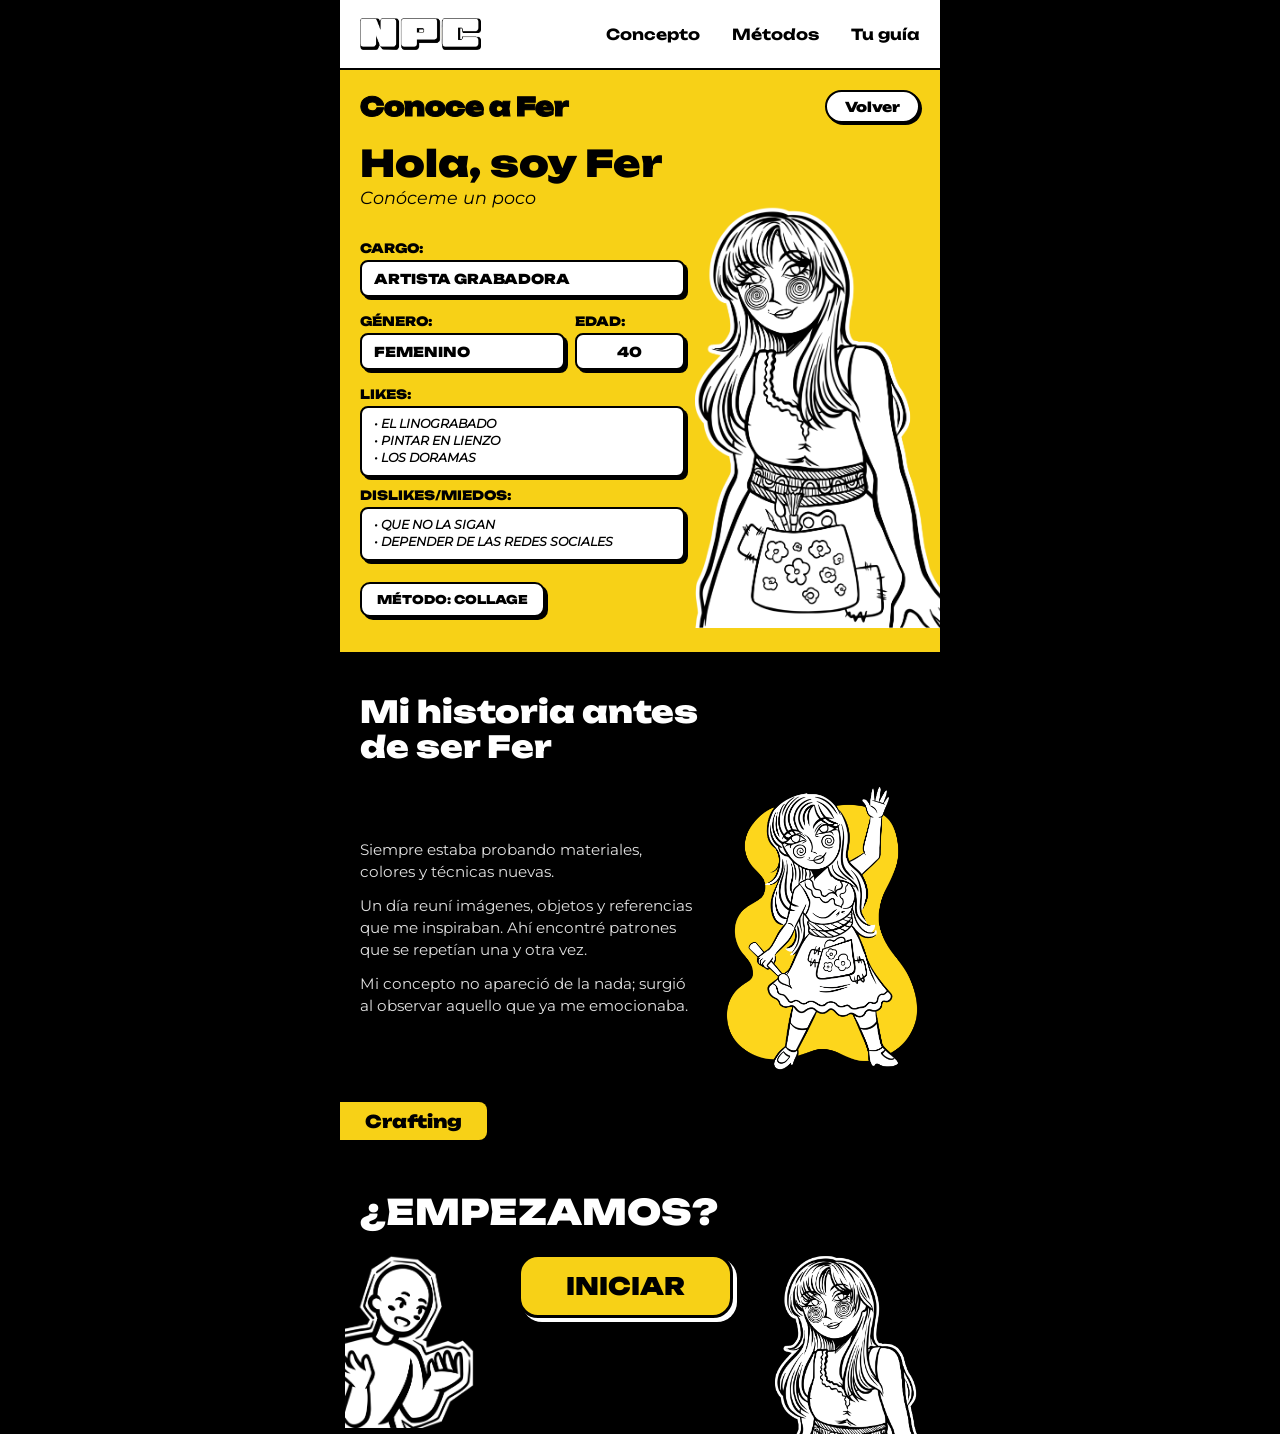
<file: fer.html>
<!DOCTYPE html>
<html lang="es">
<head>
  <meta charset="UTF-8">
  <meta name="viewport" content="width=device-width, initial-scale=1.0">
  <title>NPC! - Conoce a Fer</title>
  <link rel="stylesheet" href="navbar.css">
  <style>
    /* Carga de Fuentes desde la carpeta local 'fonts/' */
    @font-face {
      font-family: 'Unbounded';
      src: url('fonts/Unbounded-Bold.ttf') format('truetype');
      font-weight: 700;
      font-style: normal;
    }
    @font-face {
      font-family: 'Unbounded';
      src: url('fonts/Unbounded-Black.ttf') format('truetype');
      font-weight: 900;
      font-style: normal;
    }
    @font-face {
      font-family: 'Montserrat';
      src: url('fonts/Montserrat-Regular.ttf') format('truetype');
      font-weight: 400;
      font-style: normal;
    }
    @font-face {
      font-family: 'Montserrat';
      src: url('fonts/Montserrat-Medium.ttf') format('truetype');
      font-weight: 500;
      font-style: normal;
    }
    @font-face {
      font-family: 'Montserrat';
      src: url('fonts/Montserrat-SemiBold.ttf') format('truetype');
      font-weight: 600;
      font-style: normal;
    }
    @font-face {
      font-family: 'Montserrat';
      src: url('fonts/Montserrat-Bold.ttf') format('truetype');
      font-weight: 700;
      font-style: normal;
    }
    @font-face {
      font-family: 'Montserrat';
      src: url('fonts/Montserrat-Italic.ttf') format('truetype');
      font-weight: 400;
      font-style: italic;
    }

    /* Reset Base */
    * {
      box-sizing: border-box;
      margin: 0;
      padding: 0;
    }

    html, body {
      width: 100%;
      overflow-x: hidden;
      background-color: #000000;
    }

    body {
      font-family: 'Montserrat', sans-serif;
      color: #ffffff;
      display: flex;
      justify-content: center;
      min-height: 100vh;
    }

    /* Layout Principal (Ancho unificado a 600px) */
    .page-container {
      width: 100%;
      max-width: 600px;
      background-color: #000000;
      display: flex;
      flex-direction: column;
      position: relative;
      min-height: 100vh;
      overflow-x: hidden;
    }

    /* --- BARRA DE NAVEGACIÓN SUPERIOR (NAVBAR) --- */
    .navbar {
      background-color: #ffffff;
      display: flex;
      justify-content: space-between;
      align-items: center;
      padding: 18px 20px;
      width: 100%;
      box-sizing: border-box;
      border-bottom: 2px solid #000000;
    }

    .brand-logo {
      font-family: 'Unbounded', sans-serif;
      font-size: clamp(1.3rem, 4vw, 1.8rem);
      font-weight: 900;
      color: #000000;
      text-decoration: none;
      letter-spacing: -1px;
    }

    .nav-links {
      display: flex;
      gap: clamp(0.8rem, 3vw, 2rem);
      list-style: none;
    }

    .nav-links a {
      font-family: 'Unbounded', sans-serif;
      text-decoration: none;
      color: #000000;
      font-size: clamp(0.75rem, 2.2vw, 0.95rem);
      font-weight: 700;
      transition: opacity 0.2s;
    }

    .nav-links a:hover {
      opacity: 0.7;
    }

    /* BARRA SUPERIOR INTERNA */
    .top-bar {
      background-color: #f7d117;
      padding: clamp(15px, 3vw, 20px) 20px 10px 20px;
      display: flex;
      justify-content: space-between;
      align-items: center;
    }

    .top-title {
      font-family: 'Unbounded', sans-serif;
      font-weight: 900;
      font-size: clamp(1.2rem, 3.8vw, 1.6rem);
      color: #000000;
      letter-spacing: -0.5px;
      -webkit-text-stroke: 1px #000000;
    }

    .btn-volver {
      background-color: #ffffff;
      color: #000000;
      font-family: 'Unbounded', sans-serif;
      font-weight: 900;
      font-size: clamp(0.7rem, 2vw, 0.85rem);
      padding: clamp(5px, 1.5vw, 6px) clamp(12px, 3vw, 18px);
      border-radius: 20px;
      text-decoration: none;
      border: 2px solid #000000;
      box-shadow: 2px 2px 0px #000000;
      transition: transform 0.15s ease, box-shadow 0.15s ease;
    }

    .btn-volver:hover {
      transform: translateY(-2px);
      box-shadow: 3px 3px 0px #000000;
    }

    /* SECCIÓN AMARILLA (HERO / PERFIL) */
    .hero-section {
      background-color: #f7d117;
      padding: 10px 20px clamp(25px, 5vw, 35px) 20px;
      position: relative;
      color: #000000;
      border-bottom: 3px solid #000000;
    }

    .hero-title {
      font-family: 'Unbounded', sans-serif;
      font-weight: 900;
      font-size: clamp(1.8rem, 5.5vw, 2.3rem);
      line-height: 1.1;
      margin-bottom: 4px;
      color: #000000;
    }

    .hero-subtitle {
      font-family: 'Montserrat', sans-serif;
      font-style: italic;
      font-size: clamp(0.9rem, 2.8vw, 1.1rem);
      color: #000000;
      margin-bottom: clamp(15px, 4vw, 22px);
    }

    .hero-layout {
      display: flex;
      position: relative;
      align-items: stretch;
    }

    .hero-info {
      width: 58%;
      z-index: 2;
    }

    .hero-image-container {
      width: 42%;
      position: absolute;
      right: -10px;
      top: -25px;
      z-index: 1;
    }

    .hero-image-container img {
      width: 110%;
      height: auto;
      display: block;
    }

    /* Badges y Cajas del Perfil */
    .field-label {
      font-family: 'Unbounded', sans-serif;
      font-weight: 900;
      font-size: clamp(0.7rem, 2.2vw, 0.8rem);
      color: #000000;
      margin-top: 10px;
      margin-bottom: 4px;
      text-transform: uppercase;
    }

    .row-fields {
      display: flex;
      gap: 10px;
    }

    .badge-box {
      background-color: #ffffff;
      border: 2.5px solid #000000;
      border-radius: 8px;
      padding: clamp(6px, 1.8vw, 8px) clamp(10px, 2.5vw, 12px);
      box-shadow: 3px 3px 0px #000000;
      display: inline-block;
      margin-bottom: 6px;
      width: 100%;
    }

    .badge-box.bold-text {
      font-family: 'Unbounded', sans-serif;
      font-weight: 900;
      font-size: clamp(0.7rem, 2.2vw, 0.85rem);
      color: #000000;
    }

    .list-box {
      background-color: #ffffff;
      border: 2.5px solid #000000;
      border-radius: 8px;
      padding: clamp(6px, 1.8vw, 8px) clamp(10px, 2.5vw, 12px);
      box-shadow: 3px 3px 0px #000000;
      margin-bottom: 6px;
    }

    .list-box ul {
      list-style: none;
    }

    .list-box ul li {
      font-family: 'Montserrat', sans-serif;
      font-weight: 700;
      font-style: italic;
      font-size: clamp(0.65rem, 2vw, 0.78rem);
      color: #000000;
      line-height: 1.35;
      text-transform: uppercase;
    }

    .list-box ul li::before {
      content: "• ";
    }

    /* Badge Método */
    .method-badge {
      background-color: #ffffff;
      border: 2.5px solid #000000;
      border-radius: 10px;
      padding: clamp(6px, 1.5vw, 8px) clamp(10px, 2.5vw, 15px);
      box-shadow: 3px 3px 0px #000000;
      font-family: 'Unbounded', sans-serif;
      font-weight: 900;
      font-size: clamp(0.65rem, 2vw, 0.75rem);
      color: #000000;
      display: inline-block;
      margin-top: 15px;
      position: relative;
      z-index: 3;
      text-transform: uppercase;
    }

    /* SECCIÓN NEGRA (HISTORIA) */
    .story-section {
      background-color: #000000;
      padding: clamp(30px, 6vw, 40px) 20px 20px 20px;
      position: relative;
    }

    .story-title {
      font-family: 'Unbounded', sans-serif;
      font-weight: 900;
      font-size: clamp(1.4rem, 4.5vw, 1.9rem);
      line-height: 1.15;
      margin-bottom: clamp(16px, 4vw, 20px);
      max-width: 90%;
    }

    .story-layout {
      display: flex;
      justify-content: space-between;
      align-items: center;
      gap: 12px;
    }

    .story-text {
      width: 60%;
      font-size: clamp(0.82rem, 2.6vw, 0.95rem);
      line-height: 1.45;
      display: flex;
      flex-direction: column;
      gap: 12px;
      color: #e0e0e0;
    }

    .story-img-container {
      width: 35%;
      display: flex;
      justify-content: center;
      align-items: center;
    }

    .story-img-container img {
      width: 100%;
      height: auto;
    }

    /* BANNER CRAFTING */
    .tag-banner {
      background-color: #f7d117;
      color: #000000;
      font-family: 'Unbounded', sans-serif;
      font-weight: 900;
      font-size: clamp(0.9rem, 3vw, 1.1rem);
      padding: clamp(6px, 2vw, 8px) clamp(20px, 5vw, 25px);
      display: inline-block;
      margin-top: clamp(20px, 4vw, 30px);
      border-radius: 0 8px 8px 0;
      margin-left: -20px;
    }

    /* SECCIÓN EMPEZAMOS / INICIAR (AJUSTADA SEGÚN NUEVA REFERENCIA) */
    .start-section {
      background-color: #000000;
      padding: clamp(25px, 5vw, 30px) 20px 0 20px;
      position: relative;
      overflow: hidden;
    }

    /* Contenedor general que alinea los tres elementos hacia arriba */
    .start-content-aligned {
      display: flex;
      flex-direction: column;
      align-items: flex-start;
      text-align: left;
    }

    .start-title {
      font-family: 'Unbounded', sans-serif;
      font-weight: 900;
      font-size: clamp(1.6rem, 5vw, 2.2rem);
      margin-bottom: clamp(10px, 2.5vw, 15px);
      color: #ffffff;
      text-align: left;
    }

    /* Contenedor para acercar el texto y el botón con su línea decorativa */
    .btn-iniciar-container {
      display: flex;
      align-items: center;
      gap: 15px;
      position: relative;
      margin-bottom: 10px;
    }

    .btn-iniciar {
      background-color: #f7d117;
      color: #000000;
      font-family: 'Unbounded', sans-serif;
      font-weight: 900;
      font-size: clamp(1.1rem, 3.8vw, 1.5rem);
      padding: clamp(10px, 2.5vw, 14px) clamp(25px, 6vw, 45px);
      border-radius: 20px;
      text-decoration: none;
      border: 3px solid #000000;
      box-shadow: 4px 4px 0px #ffffff;
      display: inline-block;
      transition: transform 0.15s ease, box-shadow 0.15s ease;
      z-index: 2;
    }

    .btn-iniciar:hover {
      transform: translateY(-2px);
      box-shadow: 5px 5px 0px #ffffff;
    }

    /* Efecto de línea curva ilustrativa */
    .sketch-arrow {
      font-family: 'Montserrat', sans-serif;
      font-style: italic;
      color: #ffffff;
      font-size: 1.2rem;
      opacity: 0.8;
      user-select: none;
    }

    /* Contenedor de personajes inferior: centrado y alineados hacia arriba */
    .start-characters {
      display: flex;
      justify-content: space-between;
      align-items: flex-start;
      width: 100%;
      margin-top: 5px;
    }

    .char-left {
      width: clamp(90px, 25vw, 130px);
      margin-left: -15px;
    }

    .char-left img {
      width: 100%;
      height: auto;
      display: block;
      transform: scaleX(-1); /* Anfitrion-3 reflejado horizontalmente */
    }

    .char-right {
      width: clamp(120px, 35vw, 170px);
      margin-right: -25px;
      /* Muestra exclusivamente la mitad superior de fer.png */
      height: 180px;
      overflow: hidden;
    }

    .char-right img {
      width: 100%;
      height: auto;
      display: block;
    }

    /* AJUSTE RESPONSIVE MÓVIL (≤ 600px) */
    @media (max-width: 600px) {
      .page-container {
        max-width: 100vw;
      }
      .navbar {
        padding: 14px 16px;
      }
      .char-right {
        height: 140px;
      }
    }
  </style>
</head>
<body>
  <div class="page-container">
    <!-- BARRA DE NAVEGACIÓN SUPERIOR (FUERA DEL CONTENEDOR PARA OCUPAR TODA LA ANCHURA) -->
    <header class="navbar">
      <a href="index.html" class="brand-logo-link">
        <img src="images/logo.png" alt="NPC! Logo" class="brand-logo-img">
      </a>
      <nav>
        <ul class="nav-links">
          <li><a href="concepto.html">Concepto</a></li>
          <li><a href="metodos.html">Métodos</a></li>
          <li><a href="guias.html">Tu guía</a></li>
        </ul>
      </nav>
    </header>


    <!-- BARRA SUPERIOR INTERNA -->
    <div class="top-bar">
      <h1 class="top-title">Conoce a Fer</h1>
      <a href="guias.html" class="btn-volver">Volver</a>
    </div>

    <!-- SECCIÓN PERFIL AMARILLA -->
    <section class="hero-section">
      <h2 class="hero-title">Hola, soy Fer</h2>
      <p class="hero-subtitle">Conóceme un poco</p>

      <div class="hero-layout">
        <div class="hero-info">
          <div class="field-label">CARGO:</div>
          <div class="badge-box bold-text">ARTISTA GRABADORA</div>
          <div class="row-fields">
            <div style="flex: 1.3;">
              <div class="field-label">GÉNERO:</div>
              <div class="badge-box bold-text">FEMENINO</div>
            </div>
            <div style="flex: 0.7;">
              <div class="field-label">EDAD:</div>
              <div class="badge-box bold-text" style="text-align: center;">40</div>
            </div>
          </div>

          <div class="field-label">LIKES:</div>
          <div class="list-box">
            <ul>
              <li>EL LINOGRABADO</li>
              <li>PINTAR EN LIENZO</li>
              <li>LOS DORAMAS</li>
            </ul>
          </div>

          <div class="field-label">DISLIKES/MIEDOS:</div>
          <div class="list-box">
            <ul>
              <li>QUE NO LA SIGAN</li>
              <li>DEPENDER DE LAS REDES SOCIALES</li>
            </ul>
          </div>
        </div>

        <div class="hero-image-container">
          <img src="images/fer.png" alt="Fer vestida de grabadora">
        </div>
      </div>

      <div class="method-badge">
        MÉTODO: COLLAGE
      </div>
    </section>

    <!-- SECCIÓN HISTORIA Y DETALLES -->
    <section class="story-section">
      <h2 class="story-title">Mi historia antes<br>de ser Fer</h2>
      <div class="story-layout">
        <div class="story-text">
          <p>Siempre estaba probando materiales, colores y técnicas nuevas.</p>
          <p>Un día reuní imágenes, objetos y referencias que me inspiraban. Ahí encontré patrones que se repetían una y otra vez.</p>
          <p>Mi concepto no apareció de la nada; surgió al observar aquello que ya me emocionaba.</p>
        </div>
        <div class="story-img-container">
          <img src="images/fer-sticker.png" alt="Fer saludando con fondo amarillo">
        </div>
      </div>
      <div class="tag-banner">Crafting</div>
    </section>

    <!-- SECCIÓN EMPEZAMOS / INICIAR (AJUSTADA EXACTAMENTE A LA FIGURA) -->
    <section class="start-section">
      <div class="start-content-aligned">
        <h2 class="start-title">¿EMPEZAMOS?</h2>
      </div>
      
      <div class="start-characters">
        <div class="char-left">
          <img src="images/anfitrion-3.png" alt="Anfitrión reflejado">
        </div>
        <div class="btn-iniciar-container">
          <a href="fer-eval.html" class="btn-iniciar">INICIAR</a>
        </div>
        <div class="char-right">
          <img src="images/fer.png" alt="Mitad superior de Fer">
        </div>
      </div>
    </section>
  </div>
</body>
</html>
</file>
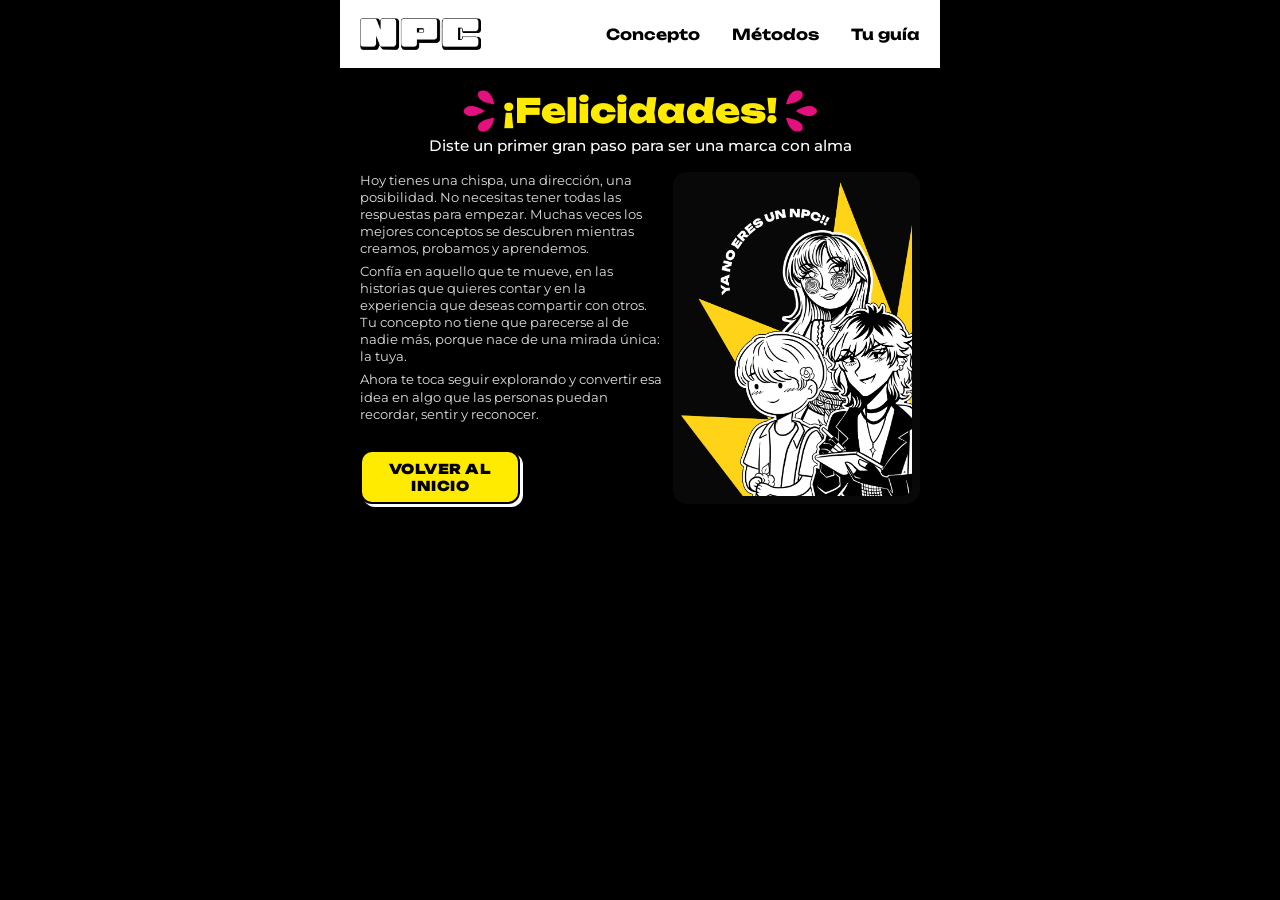
<file: final.html>
<!DOCTYPE html>
<html lang="es">
<head>
  <meta charset="UTF-8">
  <meta name="viewport" content="width=device-width, initial-scale=1.0">
  <title>NPC! - Final</title>
  <link rel="stylesheet" href="navbar.css">
  <style>
    /* Carga de Fuentes desde la carpeta local 'fonts/' */
    @font-face {
      font-family: 'Unbounded';
      src: url('fonts/Unbounded-Bold.ttf') format('truetype');
      font-weight: 700;
      font-style: normal;
    }
    @font-face {
      font-family: 'Unbounded';
      src: url('fonts/Unbounded-Black.ttf') format('truetype');
      font-weight: 900;
      font-style: normal;
    }
    @font-face {
      font-family: 'Montserrat';
      src: url('fonts/Montserrat-Regular.ttf') format('truetype');
      font-weight: 400;
      font-style: normal;
    }
    @font-face {
      font-family: 'Montserrat';
      src: url('fonts/Montserrat-Medium.ttf') format('truetype');
      font-weight: 500;
      font-style: normal;
    }
    @font-face {
      font-family: 'Montserrat';
      src: url('fonts/Montserrat-SemiBold.ttf') format('truetype');
      font-weight: 600;
      font-style: normal;
    }
    @font-face {
      font-family: 'Montserrat';
      src: url('fonts/Montserrat-Bold.ttf') format('truetype');
      font-weight: 700;
      font-style: normal;
    }

    /* Reset General */
    * {
      box-sizing: border-box;
      margin: 0;
      padding: 0;
    }

    html, body {
      width: 100%;
      overflow-x: hidden;
      background-color: #000000;
    }

    body {
      font-family: 'Unbounded', sans-serif;
      color: #ffffff;
      display: flex;
      justify-content: center;
      min-height: 100vh;
    }

    /* CONTENEDOR PRINCIPAL: Ancho constante de 600px */
    .site-wrapper {
      width: 100%;
      max-width: 600px;
      background-color: #000000;
      display: flex;
      flex-direction: column;
      align-items: center;
      min-height: 100vh;
      position: relative;
      overflow-x: hidden;
    }

    /* --- Barra de Navegación superior --- */
    .navbar {
      background-color: #ffffff;
      display: flex;
      justify-content: space-between;
      align-items: center;
      padding: 18px 20px;
      width: 100%;
      box-sizing: border-box;
      border-bottom: 2px solid #000000;
      z-index: 10;
    }

    .brand-logo {
      font-family: 'Unbounded', sans-serif;
      font-size: clamp(1.3rem, 4vw, 1.8rem);
      font-weight: 900;
      color: #000000;
      text-decoration: none;
      letter-spacing: -1px;
      line-height: 1;
    }

    .nav-links {
      display: flex;
      gap: clamp(0.8rem, 3vw, 2rem);
      list-style: none;
    }

    .nav-links a {
      font-family: 'Unbounded', sans-serif;
      text-decoration: none;
      color: #000000;
      font-size: clamp(0.75rem, 2.2vw, 0.95rem);
      font-weight: 700;
      line-height: 1;
      transition: opacity 0.2s;
    }

    .nav-links a:hover {
      opacity: 0.7;
    }

    /* --- Sección Principal --- */
    .main-content {
      flex: 1;
      width: 100%;
      display: flex;
      flex-direction: column;
      align-items: center;
      padding: 20px;
      position: relative;
      overflow: hidden;
    }

    /* --- Encabezado de Felicidades --- */
    .header-congrats {
      text-align: center;
      margin-bottom: 16px;
      z-index: 2;
      width: 100%;
    }

    .title-wrapper {
      display: flex;
      align-items: center;
      justify-content: center;
      gap: 8px;
      margin-bottom: 4px;
    }

    .petalos-img {
      height: clamp(28px, 6vw, 42px);
      width: auto;
    }

    .petalos-img.reflected {
      transform: scaleX(-1);
    }

    .title-felicidades {
      font-size: clamp(1.5rem, 5vw, 2.1rem);
      font-weight: 900;
      color: #ffeb00;
      line-height: 1.1;
      text-shadow: 2px 2px 0px #000000;
    }

    .subtitle-felicidades {
      font-size: clamp(0.8rem, 2.2vw, 0.95rem);
      font-family: 'Montserrat', sans-serif;
      font-weight: 500;
      color: #ffffff;
      line-height: 1.3;
    }

    /* --- CUERPO EN DOS COLUMNAS CONSTANTES --- */
    .body-grid {
      display: grid;
      grid-template-columns: 1.1fr 0.9fr; /* Forzamos dos columnas también en móviles */
      gap: 10px;
      width: 100%;
      align-items: stretch;
      position: relative;
      z-index: 2;
    }

    /* Columna Izquierda: Textos y Botón menos ancho */
    .left-col {
      display: flex;
      flex-direction: column;
      justify-content: space-between;
      gap: 8px;
    }

    .text-content {
      display: flex;
      flex-direction: column;
      gap: 6px;
    }

    .text-p {
      font-family: 'Montserrat', sans-serif;
      font-size: clamp(0.62rem, 1.6vw, 0.82rem); /* Ligeramente más compacto para que encaje bien en pantallas angostas */
      font-weight: 400;
      line-height: 1.3;
      color: #e0e0e0;
    }

    .btn-finalizar-container {
      margin-top: 4px;
      text-align: left;
    }

    /* Botón compacto */
    .btn-finalizar {
      display: inline-block;
      background-color: #ffeb00;
      color: #000000;
      font-family: 'Unbounded', sans-serif;
      font-size: clamp(0.7rem, 1.8vw, 0.85rem);
      font-weight: 900;
      text-decoration: none;
      padding: 8px 14px;
      border: 2px solid #000000;
      border-radius: 12px;
      box-shadow: 3px 3px 0px #ffffff;
      transition: transform 0.15s ease, box-shadow 0.15s ease;
      letter-spacing: 0.5px;
      text-align: center;
      width: auto;
      max-width: 160px;
    }

    .btn-finalizar:hover {
      transform: translateY(-2px);
      box-shadow: 4px 4px 0px #ffffff;
    }

    /* Columna Derecha: Figura alineada a la parte inferior */
    .right-col {
      display: flex;
      justify-content: center;
      align-items: flex-end;
      background-color: rgba(255, 255, 255, 0.03);
    
      border-radius: 14px;
      padding: 8px;
      overflow: hidden;
    }

    .tres-guias-img {
      width: 100%;
      height: auto;
      max-height: 330px;
      object-fit: contain;
      object-position: bottom center;
      border-radius: 10px;
    }

    /* Responsivo general para márgenes de la página */
    @media (max-width: 600px) {
      .site-wrapper {
        max-width: 100vw;
      }
      .navbar {
        padding: 14px 16px;
      }
      .main-content {
        padding: 15px 10px 25px 10px;
      }
    }
  </style>
</head>
<body>
  <div class="site-wrapper">
    
    <!-- BARRA DE NAVEGACIÓN SUPERIOR (FUERA DEL CONTENEDOR PARA OCUPAR TODA LA ANCHURA) -->
    <header class="navbar">
      <a href="index.html" class="brand-logo-link">
        <img src="images/logo.png" alt="NPC! Logo" class="brand-logo-img">
      </a>
      <nav>
        <ul class="nav-links">
          <li><a href="concepto.html">Concepto</a></li>
          <li><a href="metodos.html">Métodos</a></li>
          <li><a href="guias.html">Tu guía</a></li>
        </ul>
      </nav>
    </header>


    <!-- Contenido Principal -->
    <main class="main-content">
            
      <!-- Encabezado -->
      <section class="header-congrats">
        <div class="title-wrapper">
          <img src="images/tres-petalos-rosas.png" alt="Pétalos" class="petalos-img">
          <h1 class="title-felicidades">¡Felicidades!</h1>
          <img src="images/tres-petalos-rosas.png" alt="Pétalos reflejados" class="petalos-img reflected">
        </div>
        <p class="subtitle-felicidades">Diste un primer gran paso para ser una marca con alma</p>
      </section>

      <!-- Cuerpo principal en dos columnas fijas (incluso en móvil) -->
      <div class="body-grid">
            
        <!-- Columna Izquierda: Textos y Botón -->
        <div class="left-col">
          <div class="text-content">
            <p class="text-p">
              Hoy tienes una chispa, una dirección, una posibilidad. No necesitas tener todas las respuestas para empezar. Muchas veces los mejores conceptos se descubren mientras creamos, probamos y aprendemos.
            </p>
            <p class="text-p">
              Confía en aquello que te mueve, en las historias que quieres contar y en la experiencia que deseas compartir con otros. Tu concepto no tiene que parecerse al de nadie más, porque nace de una mirada única: la tuya.
            </p>
            <p class="text-p">
              Ahora te toca seguir explorando y convertir esa idea en algo que las personas puedan recordar, sentir y reconocer.
            </p>
          </div>

          <div class="btn-finalizar-container">
            <a href="index.html" class="btn-finalizar">VOLVER AL INICIO</a>
          </div>
        </div>

        <!-- Columna Derecha: Imagen abajo -->
        <div class="right-col">
          <img src="images/tres-guias.png" alt="Ya no eres un NPC - Guías" class="tres-guias-img">
        </div>

      </div>

    </main>
  </div>
</body>
</html>
</file>
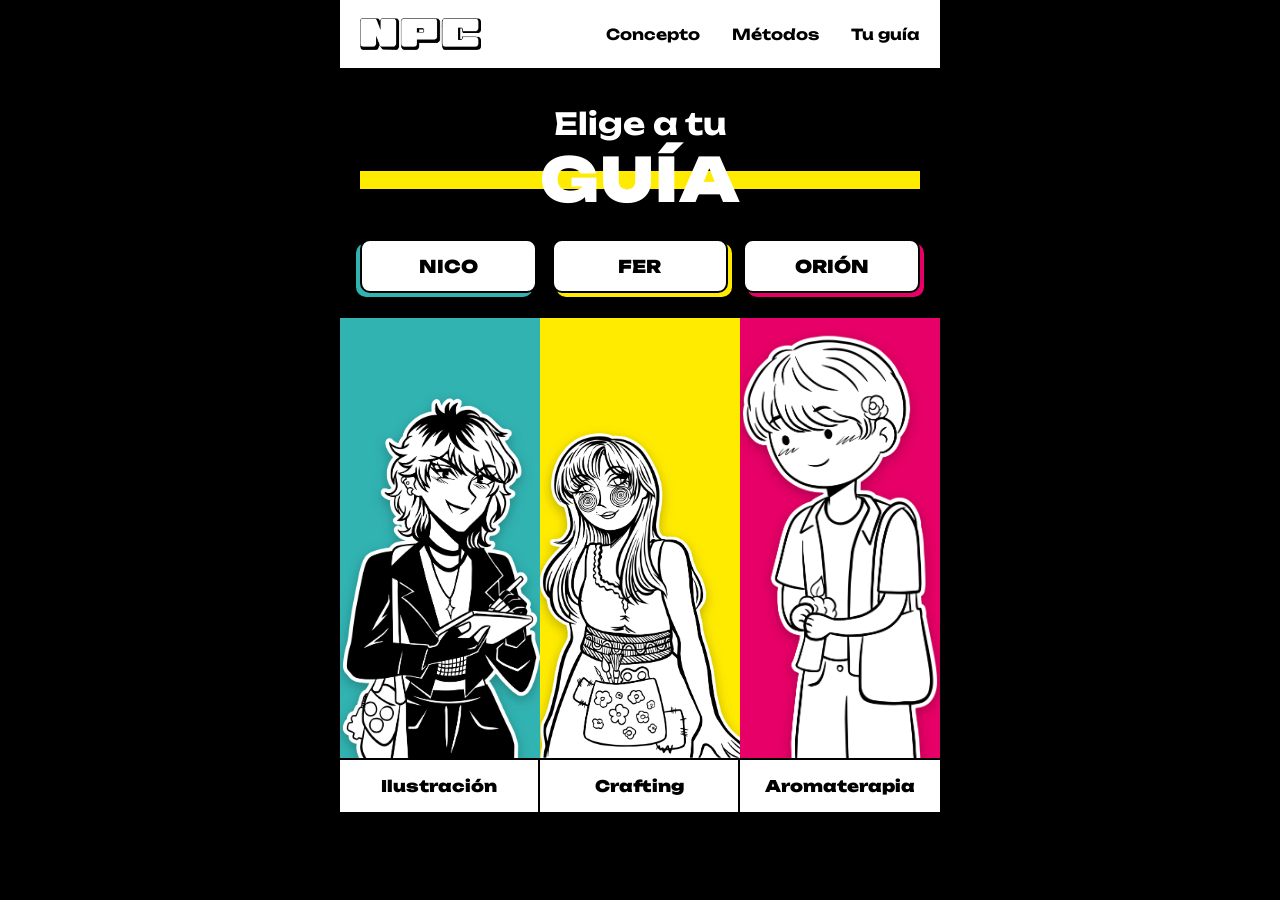
<file: guias.html>
<!DOCTYPE html>
<html lang="es">
<head>
  <meta charset="UTF-8">
  <meta name="viewport" content="width=device-width, initial-scale=1.0">
  <title>NPC! - Elige a tu GUÍA</title>
  <link rel="stylesheet" href="navbar.css">

  <style>
    /* Carga de Fuentes desde la carpeta local 'fonts/' */
    @font-face {
      font-family: 'Unbounded';
      src: url('fonts/Unbounded-Bold.ttf') format('truetype');
      font-weight: 700;
      font-style: normal;
    }
    @font-face {
      font-family: 'Unbounded';
      src: url('fonts/Unbounded-Black.ttf') format('truetype');
      font-weight: 900;
      font-style: normal;
    }
    @font-face {
      font-family: 'Montserrat';
      src: url('fonts/Montserrat-Regular.ttf') format('truetype');
      font-weight: 400;
      font-style: normal;
    }
    @font-face {
      font-family: 'Montserrat';
      src: url('fonts/Montserrat-Medium.ttf') format('truetype');
      font-weight: 500;
      font-style: normal;
    }
    @font-face {
      font-family: 'Montserrat';
      src: url('fonts/Montserrat-SemiBold.ttf') format('truetype');
      font-weight: 600;
      font-style: normal;
    }
    @font-face {
      font-family: 'Montserrat';
      src: url('fonts/Montserrat-Bold.ttf') format('truetype');
      font-weight: 700;
      font-style: normal;
    }

    /* Reset General */
    * {
      box-sizing: border-box;
      margin: 0;
      padding: 0;
    }

    html, body {
      width: 100%;
      overflow-x: hidden;
      background-color: #000000;
    }

    body {
      font-family: 'Unbounded', sans-serif;
      color: #000000;
      display: flex;
      justify-content: center;
      min-height: 100vh;
    }

    /* CONTENEDOR PRINCIPAL (Unificado a 600px como index, concepto y métodos) */
    .site-wrapper {
      width: 100%;
      max-width: 600px;
      background-color: #000000;
      display: flex;
      flex-direction: column;
      position: relative;
      min-height: 100vh;
      overflow-x: hidden;
    }

    /* --- BARRA DE NAVEGACIÓN SUPERIOR (NAVBAR) --- */
    .navbar {
      background-color: #ffffff;
      display: flex;
      justify-content: space-between;
      align-items: center;
      padding: 18px 20px;
      width: 100%;
      box-sizing: border-box;
      border-bottom: 2px solid #000000;
    }

    .brand-logo {
      font-family: 'Unbounded', sans-serif;
      font-size: clamp(1.3rem, 4vw, 1.8rem);
      font-weight: 900;
      color: #000000;
      text-decoration: none;
      letter-spacing: -1px;
    }

    .nav-links {
      display: flex;
      gap: clamp(0.8rem, 3vw, 2rem);
      list-style: none;
    }

    .nav-links a {
      font-family: 'Unbounded', sans-serif;
      text-decoration: none;
      color: #000000;
      font-size: clamp(0.75rem, 2.2vw, 0.95rem);
      font-weight: 700;
      transition: opacity 0.2s;
    }

    .nav-links a:hover {
      opacity: 0.7;
    }

    /* --- SECCIÓN TÍTULO Y BOTONES --- */
    .hero-section {
      background-color: #000000;
      text-align: center;
      padding: clamp(25px, 5vw, 35px) 20px clamp(20px, 4vw, 25px) 20px;
      position: relative;
    }

    .hero-title-small {
      color: #ffffff;
      font-size: clamp(1.4rem, 4.5vw, 1.9rem);
      font-weight: 700;
      margin-bottom: 8px;
    }

    .hero-title-container {
      position: relative;
      margin-bottom: clamp(20px, 4vw, 28px);
      display: inline-block;
      width: 100%;
    }

    .hero-title-main {
      font-size: clamp(2.5rem, 9vw, 3.8rem);
      font-weight: 900;
      color: #ffffff;
      text-transform: uppercase;
      letter-spacing: 1px;
      position: relative;
      z-index: 2;
      line-height: 1;
    }

    /* Franja amarilla detrás del título GUÍA */
    .yellow-stripe {
      background-color: #ffeb00;
      height: clamp(12px, 3.5vw, 18px);
      width: 100%;
      position: absolute;
      top: 50%;
      left: 0;
      transform: translateY(-50%);
      z-index: 1;
    }

    /* CUADRÍCULA DE BOTONES STICKER */
    .buttons-grid {
      display: grid;
      grid-template-columns: repeat(3, 1fr);
      gap: clamp(8px, 2.5vw, 15px);
      max-width: 100%;
      margin: 0 auto;
    }

    .btn-card {
      background-color: #ffffff;
      border: 2.5px solid #000000;
      border-radius: 10px;
      padding: clamp(10px, 2.5vw, 14px) 5px;
      font-family: 'Unbounded', sans-serif;
      font-size: clamp(0.85rem, 3vw, 1.1rem);
      font-weight: 900;
      text-decoration: none;
      color: #000000;
      text-align: center;
      display: block;
      transition: transform 0.15s ease, box-shadow 0.15s ease;
    }

    /* Sombras sticker */
    .btn-card.nico {
      box-shadow: -4px 4px 0px #31b3b2;
    }
    .btn-card.fer {
      box-shadow: 4px 4px 0px #ffeb00;
    }
    .btn-card.orion {
      box-shadow: 4px 4px 0px #e60067;
    }

    .btn-card:hover {
      transform: translateY(-2px);
    }

    /* --- COLUMNAS DE PERSONAJES (STICKERS) --- */
    .characters-section {
      display: grid;
      grid-template-columns: repeat(3, 1fr);
      width: 100%;
      position: relative;
    }

    .character-column {
      position: relative;
      display: flex;
      flex-direction: column;
      align-items: center;
      justify-content: flex-end;
      height: clamp(320px, 75vw, 440px); /* Altura adaptativa pero uniforme */
      padding-top: 15px;
      overflow: hidden;
    }

    .col-nico {
      background-color: #31b3b2;
    }
    .col-fer {
      background-color: #ffeb00;
    }
    .col-orion {
      background-color: #e60067;
    }

    .character-img {
      width: 100%;
      height: 100%;
      object-fit: contain;
      object-position: bottom center;
      filter: drop-shadow(0px 4px 6px rgba(0, 0, 0, 0.25));
    }

    /* Fallback por si la imagen no carga */
    .img-placeholder {
      width: 80%;
      height: 80%;
      display: flex;
      align-items: center;
      justify-content: center;
      font-weight: 800;
      font-size: 0.9rem;
      text-align: center;
      border: 3px dashed rgba(0,0,0,0.3);
      border-radius: 12px;
      background: rgba(255,255,255,0.2);
    }

    /* --- BARRA INFERIOR DE CATEGORÍAS --- */
    .categories-bar {
      display: grid;
      grid-template-columns: repeat(3, 1fr);
      background-color: #ffffff;
      border-top: 2.5px solid #000000;
      border-bottom: 12px solid #000000;
      text-align: center;
    }

    .category-item {
      padding: clamp(12px, 3vw, 16px) 2px;
      font-size: clamp(0.7rem, 2.4vw, 1rem);
      font-weight: 800;
      color: #000000;
      border-right: 2px solid #000000;
    }

    .category-item:last-child {
      border-right: none;
    }

    /* AJUSTE RESPONSIVE MÓVIL (≤ 600px) */
    @media (max-width: 600px) {
      .site-wrapper {
        max-width: 100vw;
      }
      .navbar {
        padding: 14px 16px;
      }
    }
  </style>
</head>
<body>

  <div class="site-wrapper">

    <!-- BARRA DE NAVEGACIÓN SUPERIOR (FUERA DEL CONTENEDOR PARA OCUPAR TODA LA ANCHURA) -->
    <header class="navbar">
      <a href="index.html" class="brand-logo-link">
        <img src="images/logo.png" alt="NPC! Logo" class="brand-logo-img">
      </a>
      <nav>
        <ul class="nav-links">
          <li><a href="concepto.html">Concepto</a></li>
          <li><a href="metodos.html">Métodos</a></li>
          <li><a href="guias.html">Tu guía</a></li>
        </ul>
      </nav>
    </header>


    <!-- Sección Principal -->
    <main>
      <section class="hero-section">
        <h2 class="hero-title-small">Elige a tu</h2>
        <div class="hero-title-container">
          <div class="yellow-stripe"></div>
          <h1 class="hero-title-main">GUÍA</h1>
        </div>

        <!-- Botones NICO, FER y ORIÓN -->
        <div class="buttons-grid">
          <a href="nico.html" class="btn-card nico">NICO</a>
          <a href="fer.html" class="btn-card fer">FER</a>
          <a href="orion.html" class="btn-card orion">ORIÓN</a>
        </div>
      </section>

      <!-- Columnas con Personajes PNG -->
      <section class="characters-section">
        <div class="character-column col-nico">
          <img src="images/nico.png" alt="Nico - Ilustración" class="character-img" onerror="this.style.display='none'; this.nextElementSibling.style.display='flex';">
          <div class="img-placeholder" style="display:none;">nico.png</div>
        </div>

        <div class="character-column col-fer">
          <img src="images/fer.png" alt="Fer - Crafting" class="character-img" onerror="this.style.display='none'; this.nextElementSibling.style.display='flex';">
          <div class="img-placeholder" style="display:none;">fer.png</div>
        </div>

        <div class="character-column col-orion">
          <img src="images/orion.png" alt="Orión - Aromaterapia" class="character-img" onerror="this.style.display='none'; this.nextElementSibling.style.display='flex';">
          <div class="img-placeholder" style="display:none;">orion.png</div>
        </div>
      </section>

      <!-- Barra Inferior de Categorías -->
      <div class="categories-bar">
        <div class="category-item">Ilustración</div>
        <div class="category-item">Crafting</div>
        <div class="category-item">Aromaterapia</div>
      </div>
    </main>

  </div>

</body>
</html>
</file>
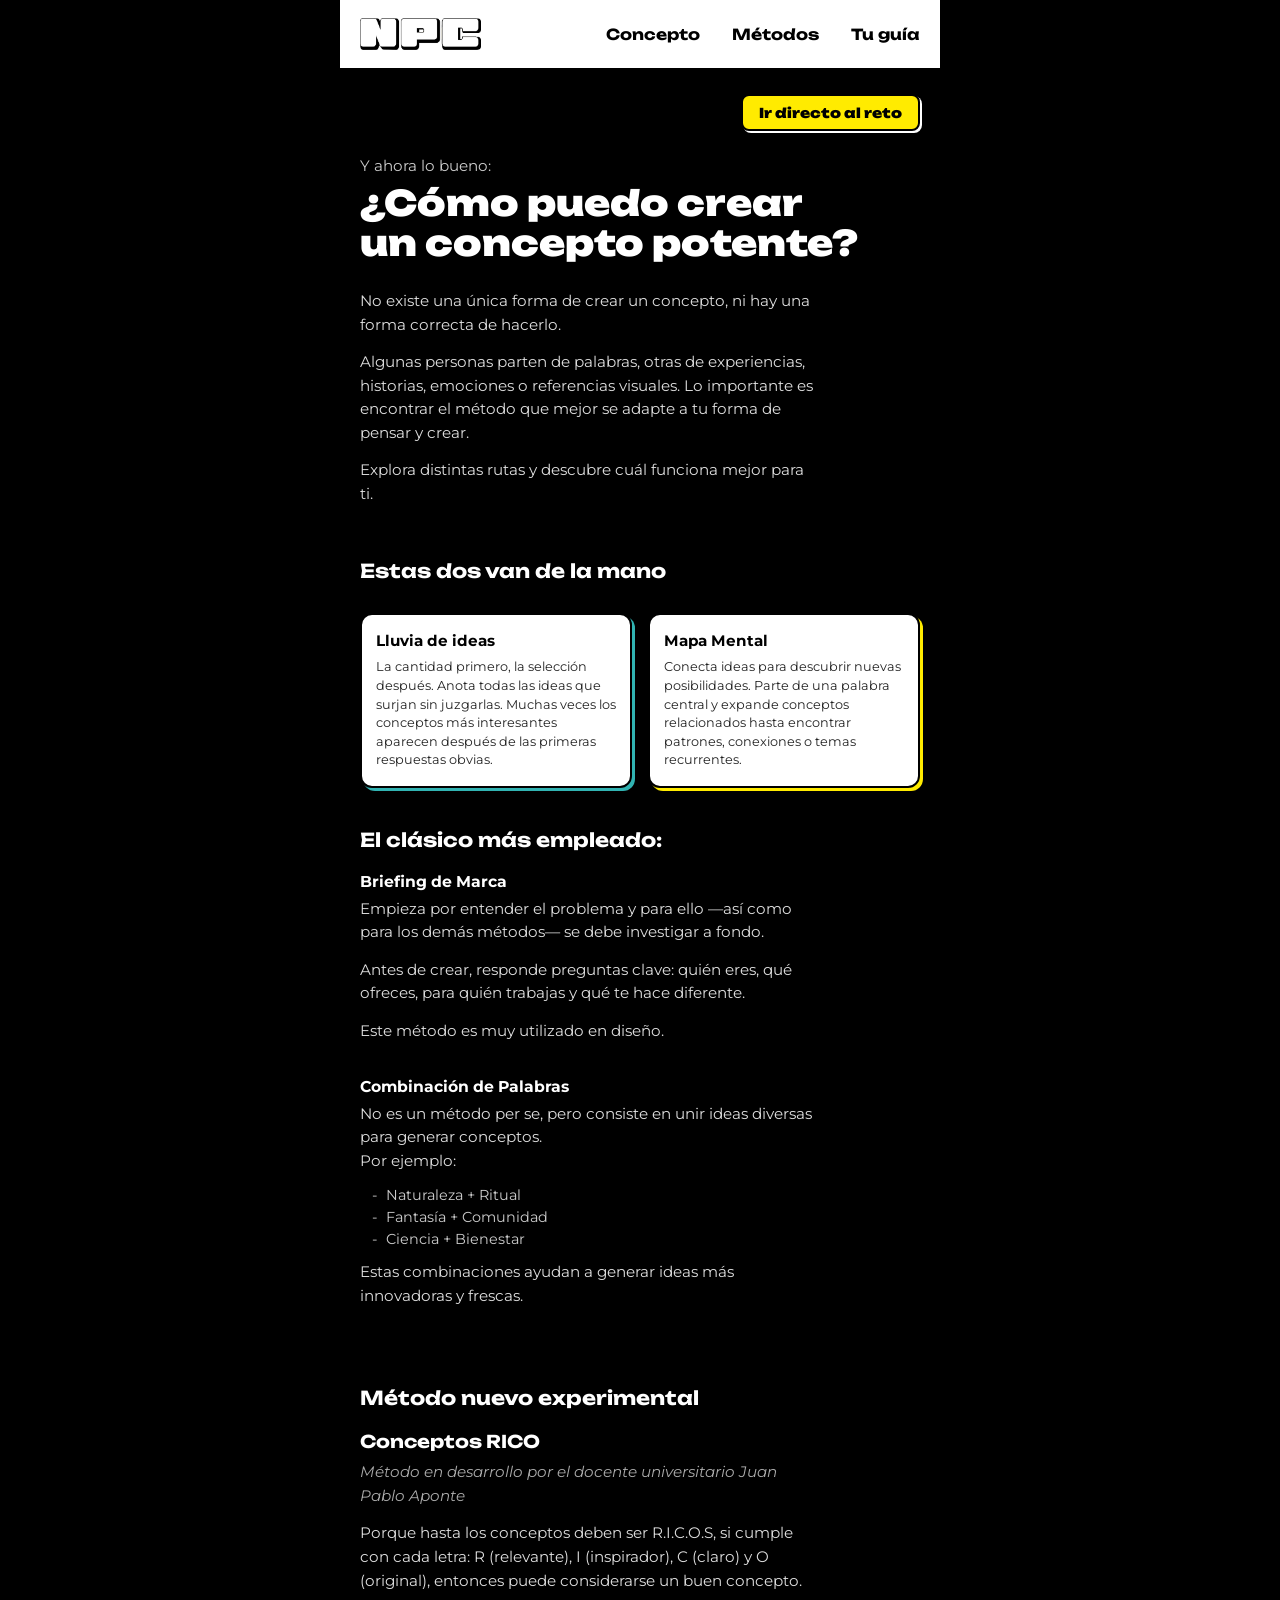
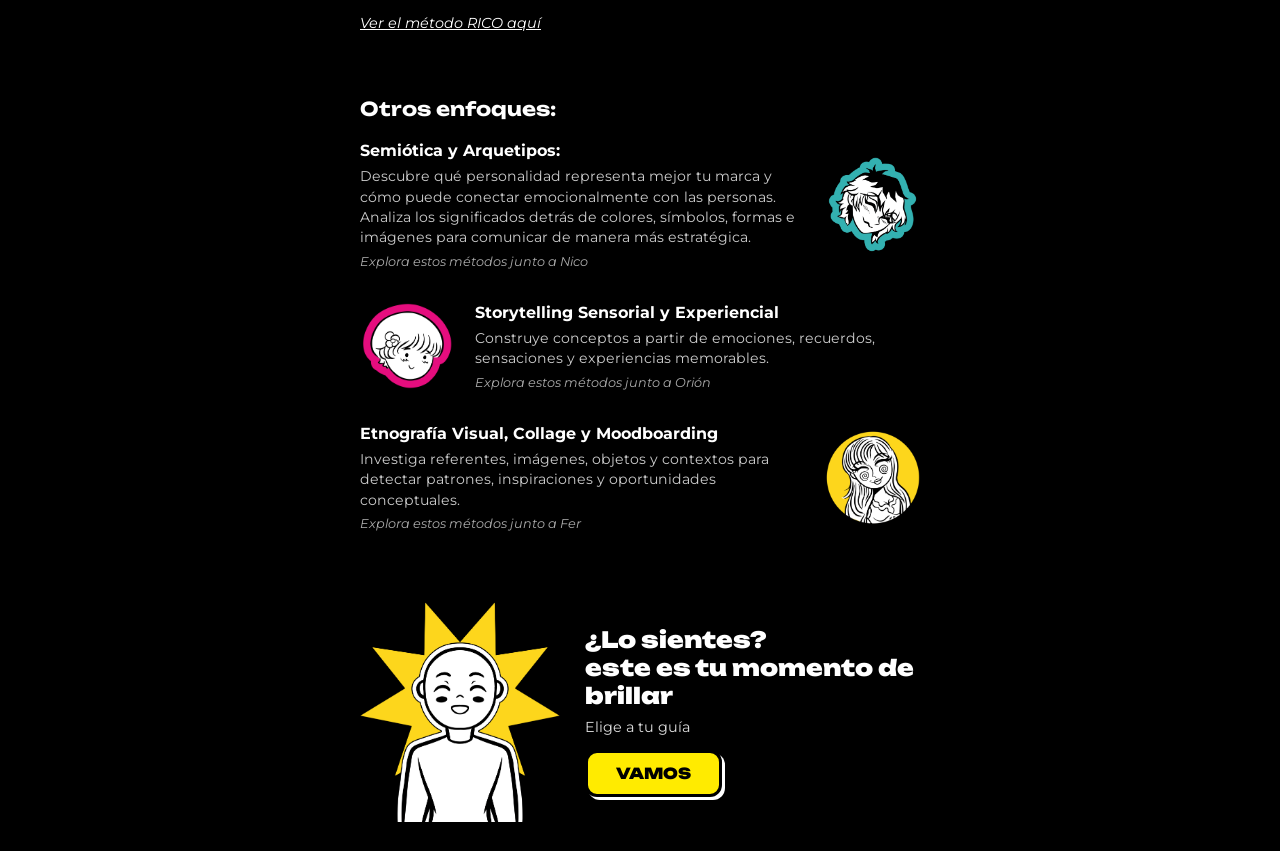
<file: metodos.html>
<!DOCTYPE html>
<html lang="es">
<head>
  <meta charset="UTF-8">
  <meta name="viewport" content="width=device-width, initial-scale=1.0">
  <title>NPC! - Métodos para Crear un Concepto</title>
  <link rel="stylesheet" href="navbar.css">
  <style>
    /* Carga de Fuentes desde la carpeta local 'fonts/' */
    @font-face {
      font-family: 'Unbounded';
      src: url('fonts/Unbounded-Bold.ttf') format('truetype');
      font-weight: 700;
      font-style: normal;
    }
    @font-face {
      font-family: 'Unbounded';
      src: url('fonts/Unbounded-Black.ttf') format('truetype');
      font-weight: 900;
      font-style: normal;
    }
    @font-face {
      font-family: 'Montserrat';
      src: url('fonts/Montserrat-Regular.ttf') format('truetype');
      font-weight: 400;
      font-style: normal;
    }
    @font-face {
      font-family: 'Montserrat';
      src: url('fonts/Montserrat-Medium.ttf') format('truetype');
      font-weight: 500;
      font-style: normal;
    }
    @font-face {
      font-family: 'Montserrat';
      src: url('fonts/Montserrat-SemiBold.ttf') format('truetype');
      font-weight: 600;
      font-style: normal;
    }
    @font-face {
      font-family: 'Montserrat';
      src: url('fonts/Montserrat-Bold.ttf') format('truetype');
      font-weight: 700;
      font-style: normal;
    }
    @font-face {
      font-family: 'Montserrat';
      src: url('fonts/Montserrat-Italic.ttf') format('truetype');
      font-weight: 400;
      font-style: italic;
    }
    @font-face {
      font-family: 'Montserrat';
      src: url('fonts/Montserrat-BoldItalic.ttf') format('truetype');
      font-weight: 700;
      font-style: italic;
    }

    /* Reset y Tipografía por Defecto */
    * {
      box-sizing: border-box;
      margin: 0;
      padding: 0;
    }

    html, body {
      width: 100%;
      overflow-x: hidden;
      background-color: #000000;
    }

    body {
      font-family: 'Montserrat', sans-serif;
      color: #ffffff;
      display: flex;
      justify-content: center;
      min-height: 100vh;
    }

    /* CONTENEDOR PRINCIPAL */
    .page-container {
      width: 100%;
      max-width: 600px;
      background-color: #000000;
      display: flex;
      flex-direction: column;
      align-items: center;
      position: relative;
      min-height: 100vh;
      overflow-x: hidden;
    }

    /* --- BARRA DE NAVEGACIÓN SUPERIOR (NAVBAR) --- */
    .navbar {
      background-color: #ffffff;
      display: flex;
      justify-content: space-between;
      align-items: center;
      padding: 18px 20px;
      width: 100%;
      box-sizing: border-box;
      border-bottom: 2px solid #000000;
    }

    .brand-logo {
      font-family: 'Unbounded', sans-serif;
      font-size: clamp(1.3rem, 4vw, 1.8rem);
      font-weight: 900;
      color: #000000;
      text-decoration: none;
      letter-spacing: -1px;
    }

    .nav-links {
      display: flex;
      gap: clamp(0.8rem, 3vw, 2rem);
      list-style: none;
    }

    .nav-links a {
      font-family: 'Unbounded', sans-serif;
      text-decoration: none;
      color: #000000;
      font-size: clamp(0.75rem, 2.2vw, 0.95rem);
      font-weight: 700;
      transition: opacity 0.2s;
    }

    .nav-links a:hover {
      opacity: 0.7;
    }

    /* --- CONTENIDO PRINCIPAL --- */
    .main-content {
      width: 100%;
      padding: 24px 20px 40px 20px;
      display: flex;
      flex-direction: column;
      flex: 1;
    }

    /* BOTÓN SUPERIOR DERECHO */
    .top-header {
      display: flex;
      justify-content: flex-end;
      margin-bottom: clamp(15px, 3vw, 25px);
    }

    .btn-top-right {
      background-color: #ffeb00;
      color: #000000;
      font-family: 'Unbounded', sans-serif;
      font-weight: 900;
      font-size: clamp(0.7rem, 2.2vw, 0.85rem);
      padding: clamp(6px, 1.5vw, 8px) clamp(12px, 3vw, 16px);
      border-radius: 8px;
      text-decoration: none;
      border: 2px solid #000000;
      box-shadow: 2px 2px 0px #ffffff;
      transition: transform 0.15s ease, box-shadow 0.15s ease;
    }

    .btn-top-right:hover {
      transform: translateY(-2px);
      box-shadow: 3px 3px 0px #ffffff;
    }

    .btn-top-right:active {
      transform: translateY(1px);
      box-shadow: 1px 1px 0px #ffffff;
    }

    /* ENCABEZADO */
    .intro-label {
      font-family: 'Montserrat', sans-serif;
      font-size: clamp(0.85rem, 2.8vw, 0.95rem);
      color: #cccccc;
      margin-bottom: 8px;
    }

    h1.main-title {
      font-family: 'Unbounded', sans-serif;
      font-weight: 900;
      font-size: clamp(1.6rem, 5.5vw, 2.2rem);
      line-height: 1.15;
      margin-bottom: clamp(18px, 4vw, 25px);
      color: #ffffff;
    }

    h2.section-subtitle {
      font-family: 'Unbounded', sans-serif;
      font-weight: 700;
      font-size: clamp(1rem, 3.2vw, 1.2rem);
      margin-top: clamp(30px, 6vw, 40px);
      margin-bottom: clamp(14px, 3vw, 20px);
      color: #ffffff;
    }

    /* PÁRRAFOS Y BLOQUES DE TEXTO */
    .text-block {
      font-family: 'Montserrat', sans-serif;
      font-size: clamp(0.82rem, 2.6vw, 0.95rem);
      line-height: 1.55;
      color: #dddddd;
      margin-bottom: 14px;
      max-width: 82%;
    }

    /* CARDS: LLUVIA DE IDEAS & MAPA MENTAL */
    .cards-grid {
      display: grid;
      grid-template-columns: 1fr 1fr;
      gap: clamp(10px, 3vw, 16px);
      margin-top: 10px;
    }

    .card-item {
      background-color: #ffffff;
      color: #000000;
      border-radius: 12px;
      padding: clamp(12px, 3vw, 16px) clamp(10px, 2.5vw, 14px);
      border: 2px solid #000000;
      position: relative;
    }

    .card-item.card-teal {
      box-shadow: 3px 3px 0px #31b3b2;
    }

    .card-item.card-yellow {
      box-shadow: 3px 3px 0px #ffeb00;
    }

    .card-item h3 {
      font-family: 'Montserrat', sans-serif;
      font-weight: 700;
      font-size: clamp(0.8rem, 2.6vw, 0.95rem);
      margin-bottom: 8px;
    }

    .card-item p {
      font-family: 'Montserrat', sans-serif;
      font-size: clamp(0.72rem, 2.2vw, 0.8rem);
      line-height: 1.45;
      color: #222222;
    }

    /* LISTAS */
    ul.method-list {
      list-style: none;
      margin: 8px 0 12px 12px;
      font-size: clamp(0.8rem, 2.5vw, 0.9rem);
      max-width: 80%;
    }

    ul.method-list li {
      position: relative;
      padding-left: 14px;
      margin-bottom: 4px;
      color: #cccccc;
    }

    ul.method-list li::before {
      content: "-";
      position: absolute;
      left: 0;
    }

    /* ENLACE RICO */
    a.link-rico {
      color: #ffffff;
      text-decoration: underline;
      font-family: 'Montserrat', sans-serif;
      font-size: clamp(0.8rem, 2.5vw, 0.9rem);
      font-style: italic;
      display: inline-block;
      margin-top: 8px;
      transition: color 0.2s;
    }

    a.link-rico:hover {
      color: #ffeb00;
    }

    /* FILAS DE PERSONAJES Y MÉTODOS */
    .character-method-row {
      display: flex;
      align-items: center;
      gap: clamp(12px, 3vw, 20px);
      margin-bottom: clamp(20px, 4vw, 30px);
    }

    .character-method-row.reverse {
      flex-direction: row-reverse;
    }

    .character-method-text {
      flex: 1;
    }

    .character-method-text h4 {
      font-family: 'Montserrat', sans-serif;
      font-weight: 700;
      font-size: clamp(0.88rem, 2.8vw, 1rem);
      margin-bottom: 6px;
      color: #ffffff;
    }

    .character-method-text p {
      font-family: 'Montserrat', sans-serif;
      font-size: clamp(0.78rem, 2.4vw, 0.88rem);
      line-height: 1.45;
      color: #cccccc;
    }

    .character-method-text .explore-link {
      font-family: 'Montserrat', sans-serif;
      font-size: clamp(0.72rem, 2.2vw, 0.8rem);
      font-style: italic;
      color: #aaaaaa;
      margin-top: 6px;
      display: block;
    }

    .avatar-wrapper {
      width: clamp(75px, 20vw, 95px);
      height: clamp(75px, 20vw, 95px);
      flex-shrink: 0;
      display: flex;
      align-items: center;
      justify-content: center;
    }

    .avatar-wrapper img {
      width: 100%;
      height: 100%;
      object-fit: contain;
    }

    /* SECCIÓN FINAL / FOOTER CON ANFITRIÓN E INSIGNIA A LA IZQUIERDA */
    .final-section {
      margin-top: clamp(35px, 6vw, 50px);
      display: flex;
      align-items: center;
      justify-content: space-between;
      gap: clamp(15px, 4vw, 25px);
      position: relative;
    }

    .final-content {
      flex: 1;
      display: flex;
      flex-direction: column;
      align-items: flex-start;
      text-align: left;
    }

    .final-title {
      font-family: 'Unbounded', sans-serif;
      font-weight: 900;
      font-size: clamp(1.1rem, 3.8vw, 1.4rem);
      line-height: 1.25;
      margin-bottom: 8px;
      color: #ffffff;
    }

    .final-sub {
      font-family: 'Montserrat', sans-serif;
      font-size: clamp(0.8rem, 2.4vw, 0.9rem);
      color: #dddddd;
      margin-bottom: 14px;
    }

    .btn-yellow-main {
      display: inline-block;
      background-color: #ffeb00;
      color: #000000;
      font-family: 'Unbounded', sans-serif;
      font-weight: 900;
      font-size: clamp(0.8rem, 2.3vw, 0.95rem);
      padding: clamp(9px, 2.2vw, 11px) clamp(20px, 4vw, 28px);
      border-radius: 12px;
      text-decoration: none;
      border: 3px solid #000000;
      box-shadow: 3px 3px 0px #ffffff;
      transition: transform 0.15s ease, box-shadow 0.15s ease;
      z-index: 2;
    }

    .btn-yellow-main:hover {
      transform: translateY(-2px);
      box-shadow: 4px 4px 0px #ffffff;
    }

    .btn-yellow-main:active {
      transform: translateY(1px);
      box-shadow: 1px 1px 0px #ffffff;
    }

    .anfitrion-star-wrapper {
      position: relative;
      width: clamp(150px, 42vw, 200px);
      height: clamp(150px, 42vw, 200px);
      display: flex;
      justify-content: center;
      align-items: center;
      flex-shrink: 0;
    }

    .anfitrion-img {
      position: relative;
      z-index: 2;
      width: 100%;
      height: auto;
    }

    /* AJUSTES RESPONSIVE MÓVIL (≤ 600px) */
    @media (max-width: 600px) {
      .page-container {
        max-width: 100vw;
      }
      .navbar {
        padding: 14px 16px;
      }
      .cards-grid {
        grid-template-columns: 1fr;
      }
    }
  </style>
</head>
<body>
  <div class="page-container">
    <!-- BARRA DE NAVEGACIÓN SUPERIOR (FUERA DEL CONTENEDOR PARA OCUPAR TODA LA ANCHURA) -->
    <header class="navbar">
      <a href="index.html" class="brand-logo-link">
        <img src="images/logo.png" alt="NPC! Logo" class="brand-logo-img">
      </a>
      <nav>
        <ul class="nav-links">
          <li><a href="concepto.html">Concepto</a></li>
          <li><a href="metodos.html">Métodos</a></li>
          <li><a href="guias.html">Tu guía</a></li>
        </ul>
      </nav>
    </header>


    <main class="main-content">
      <!-- BOTÓN SUPERIOR DERECHO -->
      <div class="top-header">
        <a href="guias.html" class="btn-top-right">Ir directo al reto</a>
      </div>

      <!-- ENCABEZADO -->
      <p class="intro-label">Y ahora lo bueno:</p>
      <h1 class="main-title">¿Cómo puedo crear<br>un concepto potente?</h1>

      <!-- TEXTO INTRODUCTORIO -->
      <p class="text-block">
        No existe una única forma de crear un concepto, ni hay una forma correcta de hacerlo.
      </p>
      <p class="text-block">
        Algunas personas parten de palabras, otras de experiencias, historias, emociones o referencias visuales. Lo importante es encontrar el método que mejor se adapte a tu forma de pensar y crear.
      </p>
      <p class="text-block">
        Explora distintas rutas y descubre cuál funciona mejor para ti.
      </p>

      <!-- SECCIÓN 1: ESTAS DOS VAN DE LA MANO -->
      <h2 class="section-subtitle">Estas dos van de la mano</h2>
      <div class="cards-grid">
        <!-- Card Lluvia de Ideas -->
        <div class="card-item card-teal">
          <h3>Lluvia de ideas</h3>
          <p>
            La cantidad primero, la selección después. Anota todas las ideas que surjan sin juzgarlas. Muchas veces los conceptos más interesantes aparecen después de las primeras respuestas obvias.
          </p>
        </div>
        <!-- Card Mapa Mental -->
        <div class="card-item card-yellow">
          <h3>Mapa Mental</h3>
          <p>
            Conecta ideas para descubrir nuevas posibilidades. Parte de una palabra central y expande conceptos relacionados hasta encontrar patrones, conexiones o temas recurrentes.
          </p>
        </div>
      </div>

      <!-- SECCIÓN 2: EL CLÁSICO MÁS EMPLEADO -->
      <h2 class="section-subtitle">El clásico más empleado:</h2>
      <div style="margin-bottom: 20px;">
        <h4 style="font-family: 'Montserrat', sans-serif; font-weight: 700; font-size: clamp(0.88rem, 2.8vw, 0.98rem); margin-bottom: 6px;">Briefing de Marca</h4>
        <p class="text-block">
          Empieza por entender el problema y para ello —así como para los demás métodos— se debe investigar a fondo.
        </p>
        <p class="text-block">
          Antes de crear, responde preguntas clave: quién eres, qué ofreces, para quién trabajas y qué te hace diferente.
        </p>
        <p class="text-block">
          Este método es muy utilizado en diseño.
        </p>
      </div>
      <div style="margin-bottom: 25px;">
        <h4 style="font-family: 'Montserrat', sans-serif; font-weight: 700; font-size: clamp(0.88rem, 2.8vw, 0.98rem); margin-bottom: 6px;">Combinación de Palabras</h4>
        <p class="text-block">
          No es un método per se, pero consiste en unir ideas diversas para generar conceptos.<br>Por ejemplo:
        </p>
        <ul class="method-list">
          <li>Naturaleza + Ritual</li>
          <li>Fantasía + Comunidad</li>
          <li>Ciencia + Bienestar</li>
        </ul>
        <p class="text-block">
          Estas combinaciones ayudan a generar ideas más innovadoras y frescas.
        </p>
      </div>

      <!-- SECCIÓN 3: MÉTODO NUEVO EXPERIMENTAL -->
      <h2 class="section-subtitle">Método nuevo experimental</h2>
      <div style="margin-bottom: 25px;">
        <h3 style="font-family: 'Unbounded', sans-serif; font-weight: 700; font-size: clamp(1rem, 3.2vw, 1.1rem); margin-bottom: 8px;">Conceptos RICO</h3>
        <p class="text-block" style="font-style: italic; color: #aaaaaa;">
          Método en desarrollo por el docente universitario Juan Pablo Aponte
        </p>
        <p class="text-block">
          Porque hasta los conceptos deben ser R.I.C.O.S, si cumple con cada letra: R (relevante), I (inspirador), C (claro) y O (original), entonces puede considerarse un buen concepto.
        </p>
        <a href="http://www.rico.dat" target="_blank" class="link-rico">Ver el método RICO aquí</a>
      </div>

      <!-- SECCIÓN 4: OTROS ENFOQUES -->
      <h2 class="section-subtitle">Otros enfoques:</h2>
      
      <!-- Nico -->
      <div class="character-method-row">
        <div class="character-method-text">
          <h4>Semiótica y Arquetipos:</h4>
          <p>
            Descubre qué personalidad representa mejor tu marca y cómo puede conectar emocionalmente con las personas. Analiza los significados detrás de colores, símbolos, formas e imágenes para comunicar de manera más estratégica.
          </p>
          <span class="explore-link">Explora estos métodos junto a Nico</span>
        </div>
        <div class="avatar-wrapper">
          <img src="images/nico-cara.png" alt="Nico">
        </div>
      </div>

      <!-- Orión -->
      <div class="character-method-row reverse">
        <div class="character-method-text">
          <h4>Storytelling Sensorial y Experiencial</h4>
          <p>
            Construye conceptos a partir de emociones, recuerdos, sensaciones y experiencias memorables.
          </p>
          <span class="explore-link">Explora estos métodos junto a Orión</span>
        </div>
        <div class="avatar-wrapper">
          <img src="images/orion-cara.png" alt="Orión">
        </div>
      </div>

      <!-- Fer -->
      <div class="character-method-row">
        <div class="character-method-text">
          <h4>Etnografía Visual, Collage y Moodboarding</h4>
          <p>
            Investiga referentes, imágenes, objetos y contextos para detectar patrones, inspiraciones y oportunidades conceptuales.
          </p>
          <span class="explore-link">Explora estos métodos junto a Fer</span>
        </div>
        <div class="avatar-wrapper">
          <img src="images/fer-cara.png" alt="Fer">
        </div>
      </div>

      <!-- SECCIÓN FINAL MODIFICADA: IMAGEN A LA IZQUIERDA Y TEXTO A LA DERECHA -->
      <div class="final-section">
        <div class="anfitrion-star-wrapper">
          <img src="images/anfitrion-4.png" alt="Anfitrión" class="anfitrion-img">
        </div>
        <div class="final-content">
          <h2 class="final-title">¿Lo sientes?<br>este es tu momento de brillar</h2>
          <p class="final-sub">Elige a tu guía</p>
          <a href="guias.html" class="btn-yellow-main">VAMOS</a>
        </div>
      </div>
    </main>
  </div>
</body>
</html>
</file>
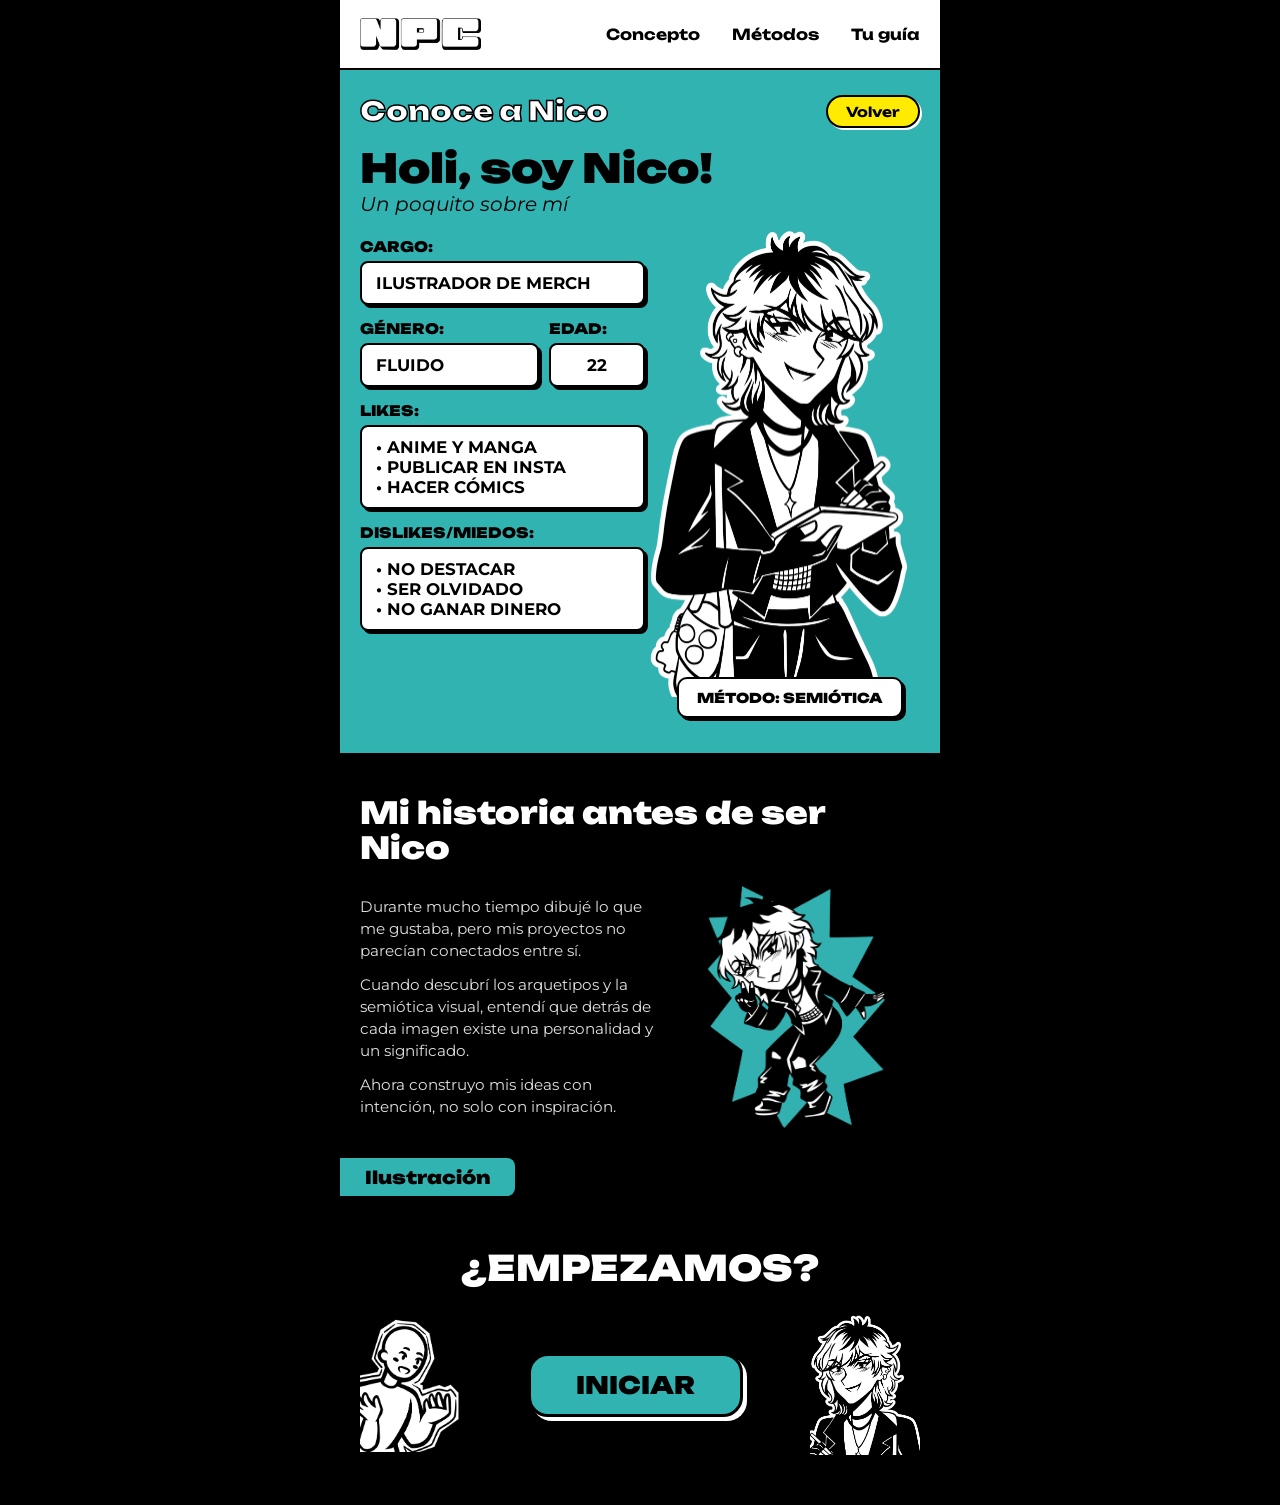
<file: nico.html>
<!DOCTYPE html>
<html lang="es">
<head>
  <meta charset="UTF-8">
  <meta name="viewport" content="width=device-width, initial-scale=1.0">
  <title>NPC! - Conoce a Nico</title>
  <link rel="stylesheet" href="navbar.css">

  <style>
    /* Carga de Fuentes desde la carpeta local 'fonts/' */
    @font-face {
      font-family: 'Unbounded';
      src: url('fonts/Unbounded-Bold.ttf') format('truetype');
      font-weight: 700;
      font-style: normal;
    }
    @font-face {
      font-family: 'Unbounded';
      src: url('fonts/Unbounded-Black.ttf') format('truetype');
      font-weight: 900;
      font-style: normal;
    }
    @font-face {
      font-family: 'Montserrat';
      src: url('fonts/Montserrat-Regular.ttf') format('truetype');
      font-weight: 400;
      font-style: normal;
    }
    @font-face {
      font-family: 'Montserrat';
      src: url('fonts/Montserrat-Medium.ttf') format('truetype');
      font-weight: 500;
      font-style: normal;
    }
    @font-face {
      font-family: 'Montserrat';
      src: url('fonts/Montserrat-SemiBold.ttf') format('truetype');
      font-weight: 600;
      font-style: normal;
    }
    @font-face {
      font-family: 'Montserrat';
      src: url('fonts/Montserrat-Bold.ttf') format('truetype');
      font-weight: 700;
      font-style: normal;
    }
    @font-face {
      font-family: 'Montserrat';
      src: url('fonts/Montserrat-Italic.ttf') format('truetype');
      font-weight: 400;
      font-style: italic;
    }

    /* Reset y Estilos Base */
    * {
      box-sizing: border-box;
      margin: 0;
      padding: 0;
    }

    html, body {
      width: 100%;
      overflow-x: hidden;
      background-color: #000000;
    }

    body {
      font-family: 'Montserrat', sans-serif;
      color: #ffffff;
      display: flex;
      justify-content: center;
      min-height: 100vh;
    }

    /* Layout Principal (Ancho unificado a 600px) */
    .page-container {
      width: 100%;
      max-width: 600px;
      background-color: #000000;
      display: flex;
      flex-direction: column;
      position: relative;
      min-height: 100vh;
      overflow-x: hidden;
    }

    /* --- BARRA DE NAVEGACIÓN SUPERIOR (NAVBAR) --- */
    .navbar {
      background-color: #ffffff;
      display: flex;
      justify-content: space-between;
      align-items: center;
      padding: 18px 20px;
      width: 100%;
      box-sizing: border-box;
      border-bottom: 2px solid #000000;
    }

    .brand-logo {
      font-family: 'Unbounded', sans-serif;
      font-size: clamp(1.3rem, 4vw, 1.8rem);
      font-weight: 900;
      color: #000000;
      text-decoration: none;
      letter-spacing: -1px;
    }

    .nav-links {
      display: flex;
      gap: clamp(0.8rem, 3vw, 2rem);
      list-style: none;
    }

    .nav-links a {
      font-family: 'Unbounded', sans-serif;
      text-decoration: none;
      color: #000000;
      font-size: clamp(0.75rem, 2.2vw, 0.95rem);
      font-weight: 700;
      transition: opacity 0.2s;
    }

    .nav-links a:hover {
      opacity: 0.7;
    }

    /* --- SECCIÓN 1: Ficha Técnica (Turquesa) --- */
    .profile-card-section {
      background-color: #31b3b2; /* Turquesa del diseño */
      color: #000000;
      padding: clamp(20px, 4vw, 24px) 20px clamp(25px, 5vw, 35px) 20px;
      position: relative;
      border-bottom: 3px solid #000000;
    }

    /* Header Superior interno */
    .top-header {
      display: flex;
      justify-content: space-between;
      align-items: center;
      margin-bottom: clamp(15px, 3vw, 20px);
    }

    .top-header h1 {
      font-family: 'Unbounded', sans-serif;
      font-size: clamp(1.3rem, 4vw, 1.7rem);
      font-weight: 900;
      color: #ffffff;
      -webkit-text-stroke: 1.5px #000000;
      text-stroke: 1.5px #000000;
    }

    .btn-volver {
      background-color: #ffeb00;
      color: #000000;
      font-family: 'Unbounded', sans-serif;
      font-weight: 700;
      font-size: clamp(0.7rem, 2vw, 0.85rem);
      padding: clamp(5px, 1.5vw, 6px) clamp(12px, 3vw, 18px);
      border-radius: 20px;
      text-decoration: none;
      border: 2px solid #000000;
      box-shadow: 2px 2px 0px #ffffff; /* Sombra blanca aplicada */
      transition: transform 0.15s ease, box-shadow 0.15s ease;
    }

    .btn-volver:hover {
      transform: translateY(-2px);
      box-shadow: 3px 3px 0px #ffffff;
    }

    /* Título y Subtítulo Ficha (Textos más grandes) */
    .profile-title-group h2 {
      font-family: 'Unbounded', sans-serif;
      font-size: clamp(2rem, 6vw, 2.5rem);
      font-weight: 900;
      line-height: 1;
      color: #000000;
    }

    .profile-title-group p {
      font-style: italic;
      font-size: clamp(1rem, 3.2vw, 1.25rem);
      margin-top: 4px;
      margin-bottom: clamp(15px, 4vw, 22px);
      color: #000000;
    }

    /* Grid de Datos Personaje */
    .profile-grid-container {
      display: grid;
      grid-template-columns: 1.1fr 1fr;
      gap: clamp(10px, 3vw, 15px);
      position: relative;
      align-items: stretch;
    }

    .data-fields {
      display: flex;
      flex-direction: column;
      gap: clamp(12px, 3vw, 15px);
      z-index: 2;
    }

    .field-group {
      display: flex;
      flex-direction: column;
      gap: 5px;
    }

    .field-label {
      font-family: 'Unbounded', sans-serif;
      font-size: clamp(0.75rem, 2.4vw, 0.9rem);
      font-weight: 900;
      text-transform: uppercase;
      color: #000000;
    }

    /* Cajas blancas estilo sticker con sombra dura (Textos aumentados) */
    .sticker-box {
      background-color: #ffffff;
      border: 2.5px solid #000000;
      border-radius: 8px;
      padding: clamp(8px, 2vw, 10px) clamp(12px, 3vw, 14px);
      box-shadow: 3px 3px 0px #000000;
      font-weight: 700;
      font-size: clamp(0.85rem, 2.8vw, 1.05rem);
      color: #000000;
    }

    .row-two-col {
      display: flex;
      gap: 10px;
    }

    .sticker-box ul {
      list-style: none;
    }

    .sticker-box ul li::before {
      content: "• ";
    }

    /* Columna Ilustración Nico Principal (Ajuste de posiciones) */
    .character-column {
      position: relative;
      display: flex;
      flex-direction: column;
      align-items: center;
      justify-content: flex-end;
      margin-top: -10px;
    }

    .nico-main-img {
      width: 100%;
      margin-left: -10%;
      height: auto;
      object-fit: contain;
    }

    .badge-metodo {
      background-color: #ffffff;
      border: 2.5px solid #000000;
      border-radius: 10px;
      padding: clamp(8px, 1.8vw, 10px) clamp(12px, 3vw, 18px);
      box-shadow: 3px 3px 0px #000000;
      font-family: 'Unbounded', sans-serif;
      font-size: clamp(0.75rem, 2.2vw, 0.85rem);
      font-weight: 900;
      text-transform: uppercase;
      white-space: nowrap;
      margin-top: -20px;
      z-index: 3;
      color: #000000;
      text-align: center;
    }

    /* --- SECCIÓN 2: Historia (Fondo Negro) --- */
    .history-section {
      background-color: #000000;
      padding: clamp(30px, 6vw, 40px) 20px clamp(15px, 3vw, 20px) 20px;
      position: relative;
    }

    .history-title {
      font-family: 'Unbounded', sans-serif;
      font-size: clamp(1.4rem, 4.5vw, 1.9rem);
      font-weight: 900;
      line-height: 1.15;
      margin-bottom: clamp(16px, 4vw, 20px);
      max-width: 90%;
    }

    .history-content {
      display: grid;
      grid-template-columns: 1.1fr 0.9fr;
      gap: 12px;
      align-items: center;
    }

    .history-text {
      font-size: clamp(0.82rem, 2.6vw, 0.95rem);
      line-height: 1.45;
      display: flex;
      flex-direction: column;
      gap: 12px;
      color: #e0e0e0;
    }

    .chibi-wrapper {
      position: relative;
      display: flex;
      justify-content: center;
    }

    /* Chibi reflejado y más chico */
    .chibi-img {
      width: 75%;
      height: auto;
      transform: scaleX(-1);
    }

    /* Tag Ilustración */
    .tag-ilustracion {
      display: inline-block;
      background-color: #31b3b2;
      color: #000000;
      font-family: 'Unbounded', sans-serif;
      font-size: clamp(0.9rem, 3vw, 1.1rem);
      font-weight: 900;
      padding: clamp(6px, 2vw, 8px) clamp(20px, 5vw, 25px);
      margin-top: clamp(20px, 4vw, 30px);
      border-radius: 0 8px 8px 0;
      margin-left: -20px; /* Pegado al borde izquierdo del contenedor */
    }

    /* --- SECCIÓN 3: Call to Action (Footer) --- */
    .cta-section {
      background-color: #000000;
      padding: clamp(25px, 5vw, 30px) 20px clamp(40px, 8vw, 50px) 20px;
      text-align: center;
      position: relative;
      overflow: hidden;
    }

    .cta-title {
      font-family: 'Unbounded', sans-serif;
      font-size: clamp(1.6rem, 5vw, 2.2rem);
      font-weight: 900;
      margin-bottom: clamp(20px, 4vw, 25px);
      color: #ffffff;
    }

    .cta-actions {
      display: flex;
      justify-content: space-between;
      align-items: center;
      position: relative;
    }

    .btn-iniciar {
      background-color: #31b3b2;
      color: #000000;
      font-family: 'Unbounded', sans-serif;
      font-size: clamp(1.1rem, 3.8vw, 1.5rem);
      font-weight: 900;
      text-decoration: none;
      padding: clamp(10px, 2.5vw, 14px) clamp(25px, 6vw, 45px);
      border: 3px solid #000000;
      border-radius: 20px;
      box-shadow: 4px 4px 0px #ffffff;
      z-index: 2;
      transition: transform 0.15s ease, box-shadow 0.15s ease;
    }

    .btn-iniciar:hover {
      transform: translateY(-2px);
      box-shadow: 5px 5px 0px #ffffff;
    }

    .btn-iniciar:active {
      transform: translateY(1px);
      box-shadow: 2px 2px 0px #ffffff;
    }

    /* NPC izquierdo reflejado */
    .npc-left-img {
      width: clamp(75px, 30vw, 100px);
      height: auto;
      transform: scaleX(-1);
    }

    
    /* Nico derecho reflejado y recortado a medio cuerpo */
    .nico-right-container {
      width: clamp(80px, 22vw, 110px);
      height: clamp(100px, 28vw, 140px);
      overflow: hidden;
      display: flex;
      justify-content: center;
      align-items: flex-start;
    }

    .nico-right-img {
      width: 120%;
      height: auto;
      transform: scaleX(-1);
      object-fit: cover;
      object-position: top center;
      margin-top: -1px;
    }
  </style>
</head>
<body>

  <div class="page-container">

    <!-- BARRA DE NAVEGACIÓN SUPERIOR (FUERA DEL CONTENEDOR PARA OCUPAR TODA LA ANCHURA) -->
    <header class="navbar">
      <a href="index.html" class="brand-logo-link">
        <img src="images/logo.png" alt="NPC! Logo" class="brand-logo-img">
      </a>
      <nav>
        <ul class="nav-links">
          <li><a href="concepto.html">Concepto</a></li>
          <li><a href="metodos.html">Métodos</a></li>
          <li><a href="guias.html">Tu guía</a></li>
        </ul>
      </nav>
    </header>


    <!-- SECCIÓN 1: Ficha de Nico -->
    <section class="profile-card-section">            
      <!-- Top Bar interno -->
      <div class="top-header">
        <h1>Conoce a Nico</h1>
        <a href="guias.html" class="btn-volver">Volver</a>
      </div>

      <!-- Saludo -->
      <div class="profile-title-group">
        <h2>Holi, soy Nico!</h2>
        <p>Un poquito sobre mí</p>
      </div>

      <!-- Ficha de Datos Grid -->
      <div class="profile-grid-container">            
        <!-- Columna Datos -->
        <div class="data-fields">                
          <div class="field-group">
            <span class="field-label">CARGO:</span>
            <div class="sticker-box">ILUSTRADOR DE MERCH</div>
          </div>

          <div class="row-two-col">
            <div class="field-group" style="flex: 1.3;">
              <span class="field-label">GÉNERO:</span>
              <div class="sticker-box">FLUIDO</div>
            </div>
            <div class="field-group" style="flex: 0.7;">
              <span class="field-label">EDAD:</span>
              <div class="sticker-box" style="text-align: center;">22</div>
            </div>
          </div>

          <div class="field-group">
            <span class="field-label">LIKES:</span>
            <div class="sticker-box">
              <ul>
                <li>ANIME Y MANGA</li>
                <li>PUBLICAR EN INSTA</li>
                <li>HACER CÓMICS</li>
              </ul>
            </div>
          </div>

          <div class="field-group">
            <span class="field-label">DISLIKES/MIEDOS:</span>
            <div class="sticker-box">
              <ul>
                <li>NO DESTACAR</li>
                <li>SER OLVIDADO</li>
                <li>NO GANAR DINERO</li>
              </ul>
            </div>
          </div>
        </div>

        <!-- Columna Ilustración Nico + Método -->
        <div class="character-column">
          <img src="images/nico.png" alt="Nico Ilustración" class="nico-main-img">
          <div class="badge-metodo">MÉTODO: SEMIÓTICA</div>
        </div>
      </div>
    </section>

    <!-- SECCIÓN 2: Historia -->
    <section class="history-section">
      <h2 class="history-title">Mi historia antes de ser Nico</h2>
      <div class="history-content">
        <div class="history-text">
          <p>Durante mucho tiempo dibujé lo que me gustaba, pero mis proyectos no parecían conectados entre sí.</p>
          <p>Cuando descubrí los arquetipos y la semiótica visual, entendí que detrás de cada imagen existe una personalidad y un significado.</p>
          <p>Ahora construyo mis ideas con intención, no solo con inspiración.</p>
        </div>
        <div class="chibi-wrapper">
          <img src="images/nico-sticker.png" alt="Nico Chibi con Explosión" class="chibi-img">
        </div>
      </div>
      <div class="tag-ilustracion">Ilustración</div>
    </section>

    <!-- SECCIÓN 3: Footer CTA -->
    <section class="cta-section">
      <h2 class="cta-title">¿EMPEZAMOS?</h2>
      <div class="cta-actions">
        <img src="images/anfitrion-3.png" alt="NPC" class="npc-left-img">
        <a href="nico-eval.html" class="btn-iniciar">INICIAR</a>
        <div class="nico-right-container">
          <img src="images/nico.png" alt="Nico Guiño" class="nico-right-img">
        </div>
      </div>
    </section>

  </div>
</body>
</html>
</file>
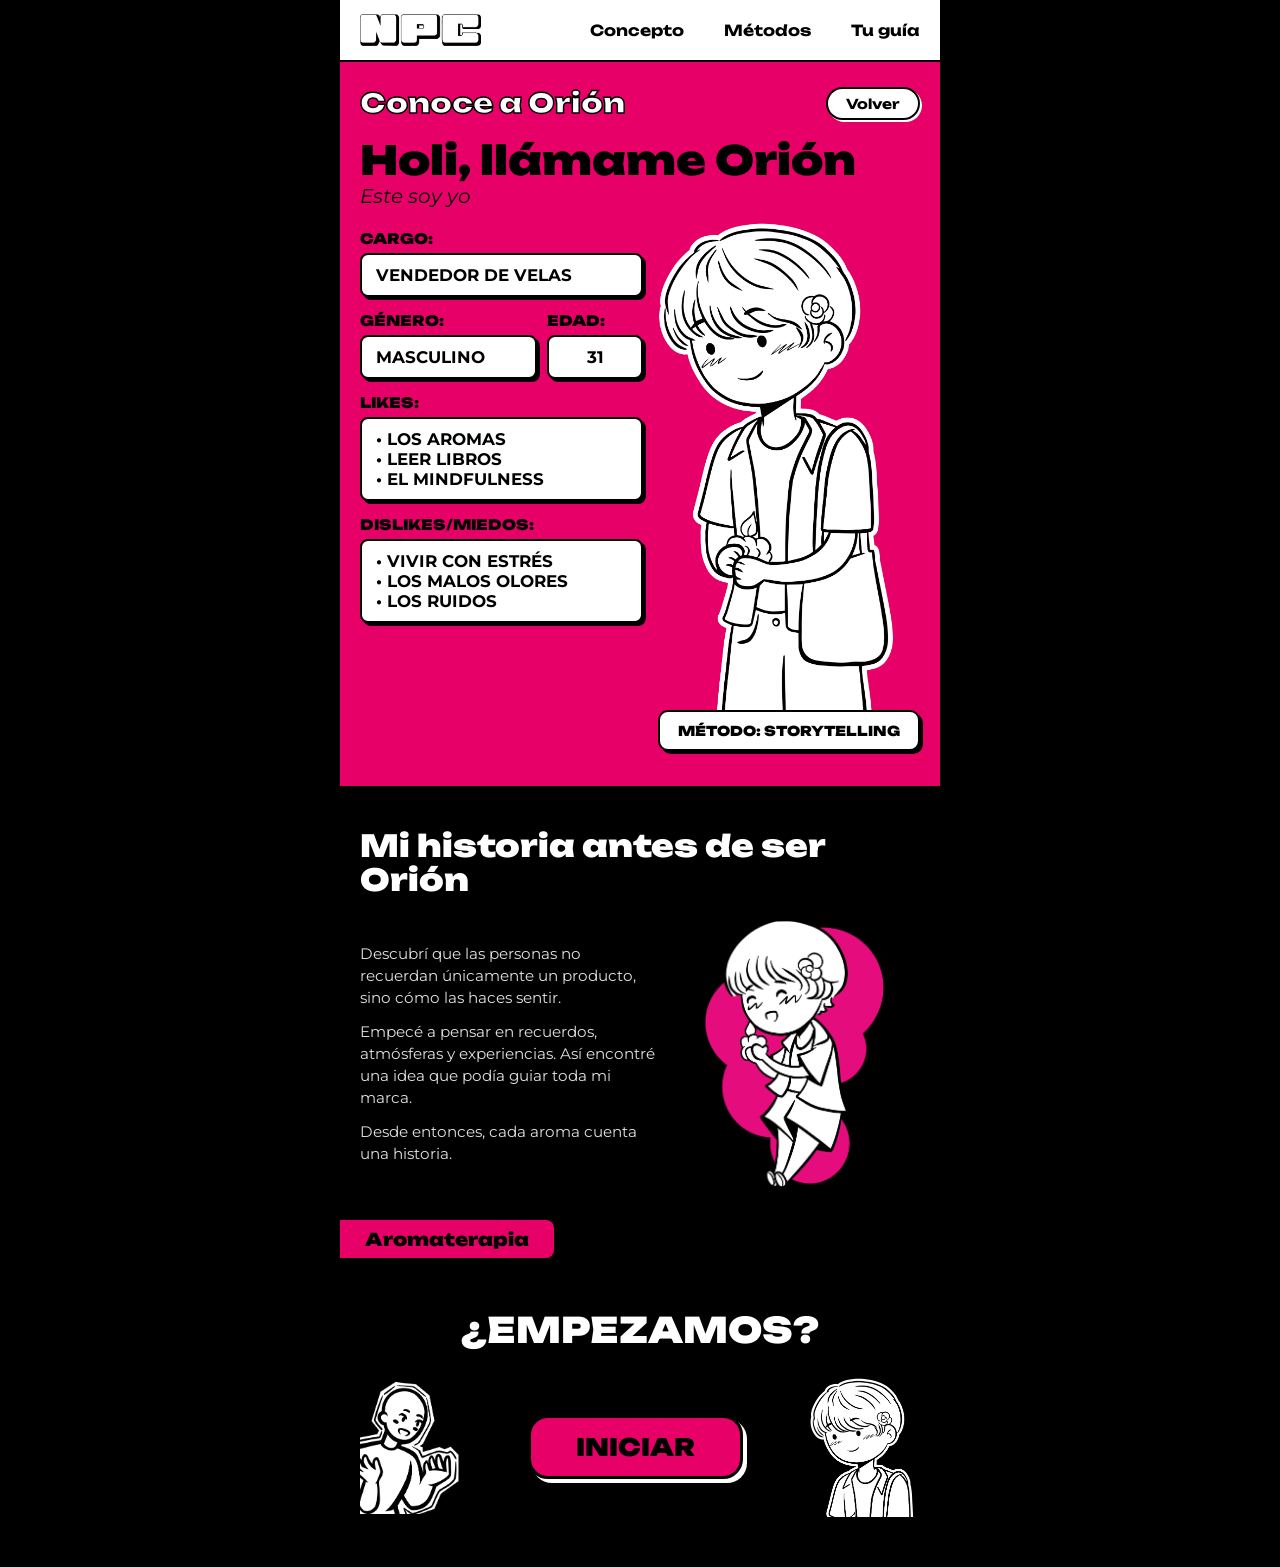
<file: orion.html>
<!DOCTYPE html>
<html lang="es">
<head>
  <meta charset="UTF-8">
  <meta name="viewport" content="width=device-width, initial-scale=1.0">
  <title>NPC! - Conoce a Orión</title>
  <link rel="stylesheet" href="navbar.css">

  <style>
    /* Carga de Fuentes desde la carpeta local 'fonts/' */
    @font-face {
      font-family: 'Unbounded';
      src: url('fonts/Unbounded-Bold.ttf') format('truetype');
      font-weight: 700;
      font-style: normal;
    }
    @font-face {
      font-family: 'Unbounded';
      src: url('fonts/Unbounded-Black.ttf') format('truetype');
      font-weight: 900;
      font-style: normal;
    }
    @font-face {
      font-family: 'Montserrat';
      src: url('fonts/Montserrat-Regular.ttf') format('truetype');
      font-weight: 400;
      font-style: normal;
    }
    @font-face {
      font-family: 'Montserrat';
      src: url('fonts/Montserrat-Medium.ttf') format('truetype');
      font-weight: 500;
      font-style: normal;
    }
    @font-face {
      font-family: 'Montserrat';
      src: url('fonts/Montserrat-SemiBold.ttf') format('truetype');
      font-weight: 600;
      font-style: normal;
    }
    @font-face {
      font-family: 'Montserrat';
      src: url('fonts/Montserrat-Bold.ttf') format('truetype');
      font-weight: 700;
      font-style: normal;
    }
    @font-face {
      font-family: 'Montserrat';
      src: url('fonts/Montserrat-Italic.ttf') format('truetype');
      font-weight: 400;
      font-style: italic;
    }

    /* Reset y Estilos Base */
    * {
      box-sizing: border-box;
      margin: 0;
      padding: 0;
    }

    html, body {
      width: 100%;
      overflow-x: hidden;
      background-color: #000000;
    }

    body {
      font-family: 'Montserrat', sans-serif;
      color: #ffffff;
      display: flex;
      justify-content: center;
      min-height: 100vh;
    }

    /* Layout Principal (Ancho unificado a 600px) */
    .page-container {
      width: 100%;
      max-width: 600px;
      background-color: #000000;
      display: flex;
      flex-direction: column;
      position: relative;
      min-height: 100vh;
      overflow-x: hidden;
    }

    /* --- SECCIÓN 1: Ficha Técnica (Rosa / Fucsia) --- */
    .profile-card-section {
      background-color: #e60067; /* Color rosa de Orión */
      color: #000000;
      padding: clamp(20px, 4vw, 24px) 20px clamp(25px, 5vw, 35px) 20px;
      position: relative;
      border-bottom: 3px solid #000000;
    }

    /* Header Superior interno */
    .top-header {
      display: flex;
      justify-content: space-between;
      align-items: center;
      margin-bottom: clamp(15px, 3vw, 20px);
    }

    .top-header h1 {
      font-family: 'Unbounded', sans-serif;
      font-size: clamp(1.3rem, 4vw, 1.7rem);
      font-weight: 900;
      color: #ffffff;
      -webkit-text-stroke: 1.5px #000000;
      text-stroke: 1.5px #000000;
    }

    .btn-volver {
      background-color: #ffffff;
      color: #000000;
      font-family: 'Unbounded', sans-serif;
      font-weight: 700;
      font-size: clamp(0.7rem, 2vw, 0.85rem);
      padding: clamp(5px, 1.5vw, 6px) clamp(12px, 3vw, 18px);
      border-radius: 20px;
      text-decoration: none;
      border: 2px solid #000000;
      box-shadow: 2px 2px 0px #ffffff; /* Sombra blanca aplicada */
      transition: transform 0.15s ease, box-shadow 0.15s ease;
    }

    .btn-volver:hover {
      transform: translateY(-2px);
      box-shadow: 3px 3px 0px #ffffff;
    }

    /* Título y Subtítulo Ficha (Textos más grandes) */
    .profile-title-group h2 {
      font-family: 'Unbounded', sans-serif;
      font-size: clamp(2rem, 6vw, 2.5rem);
      font-weight: 900;
      line-height: 1;
      color: #000000;
    }

    .profile-title-group p {
      font-style: italic;
      font-size: clamp(1rem, 3.2vw, 1.25rem);
      margin-top: 4px;
      margin-bottom: clamp(15px, 4vw, 22px);
      color: #000000;
    }

    /* Grid de Datos Personaje */
    .profile-grid-container {
      display: grid;
      grid-template-columns: 1.1fr 1fr;
      gap: clamp(10px, 3vw, 15px);
      position: relative;
      align-items: stretch;
    }

    .data-fields {
      display: flex;
      flex-direction: column;
      gap: clamp(12px, 3vw, 15px);
      z-index: 2;
    }

    .field-group {
      display: flex;
      flex-direction: column;
      gap: 5px;
    }

    .field-label {
      font-family: 'Unbounded', sans-serif;
      font-size: clamp(0.75rem, 2.4vw, 0.9rem);
      font-weight: 900;
      text-transform: uppercase;
      color: #000000;
    }

    /* Cajas blancas estilo sticker con sombra dura (Textos aumentados) */
    .sticker-box {
      background-color: #ffffff;
      border: 2.5px solid #000000;
      border-radius: 8px;
      padding: clamp(8px, 2vw, 10px) clamp(12px, 3vw, 14px);
      box-shadow: 3px 3px 0px #000000;
      font-weight: 700;
      font-size: clamp(0.85rem, 2.8vw, 1.05rem);
      color: #000000;
    }

    .row-two-col {
      display: flex;
      gap: 10px;
    }

    .sticker-box ul {
      list-style: none;
    }

    .sticker-box ul li::before {
      content: "• ";
    }

    /* Columna Ilustración Orión Principal */
    .character-column {
      position: relative;
      display: flex;
      flex-direction: column;
      align-items: center;
      justify-content: flex-end;
      margin-top: -10px;
    }

    .nico-main-img {
      width: 90%;
      margin-left: -10%;
      height: auto;
      object-fit: contain;
    }

    .badge-metodo {
      background-color: #ffffff;
      border: 2.5px solid #000000;
      border-radius: 10px;
      padding: clamp(8px, 1.8vw, 10px) clamp(12px, 3vw, 18px);
      box-shadow: 3px 3px 0px #000000;
      font-family: 'Unbounded', sans-serif;
      font-size: clamp(0.75rem, 2.2vw, 0.85rem);
      font-weight: 900;
      text-transform: uppercase;
      white-space: nowrap;
      margin-top: -20px;
      z-index: 3;
      color: #000000;
      text-align: center;
    }

    /* --- SECCIÓN 2: Historia (Fondo Negro) --- */
    .history-section {
      background-color: #000000;
      padding: clamp(30px, 6vw, 40px) 20px clamp(15px, 3vw, 20px) 20px;
      position: relative;
    }

    .history-title {
      font-family: 'Unbounded', sans-serif;
      font-size: clamp(1.4rem, 4.5vw, 1.9rem);
      font-weight: 900;
      line-height: 1.15;
      margin-bottom: clamp(16px, 4vw, 20px);
      max-width: 90%;
    }

    .history-content {
      display: grid;
      grid-template-columns: 1.1fr 0.9fr;
      gap: 12px;
      align-items: center;
    }

    .history-text {
      font-size: clamp(0.82rem, 2.6vw, 0.95rem);
      line-height: 1.45;
      display: flex;
      flex-direction: column;
      gap: 12px;
      color: #e0e0e0;
    }

    .chibi-wrapper {
      position: relative;
      display: flex;
      justify-content: center;
    }

    /* Chibi reflejado y más chico */
    .chibi-img {
      width: 75%;
      height: auto;
      transform: scaleX(-1);
    }

    /* Tag Ilustración / Aromaterapia */
    .tag-ilustracion {
      display: inline-block;
      background-color: #e60067;
      color: #000000;
      font-family: 'Unbounded', sans-serif;
      font-size: clamp(0.9rem, 3vw, 1.1rem);
      font-weight: 900;
      padding: clamp(6px, 2vw, 8px) clamp(20px, 5vw, 25px);
      margin-top: clamp(20px, 4vw, 30px);
      border-radius: 0 8px 8px 0;
      margin-left: -20px;
    }

    /* --- SECCIÓN 3: Call to Action (Footer) --- */
    .cta-section {
      background-color: #000000;
      padding: clamp(25px, 5vw, 30px) 20px clamp(40px, 8vw, 50px) 20px;
      text-align: center;
      position: relative;
      overflow: hidden;
    }

    .cta-title {
      font-family: 'Unbounded', sans-serif;
      font-size: clamp(1.6rem, 5vw, 2.2rem);
      font-weight: 900;
      margin-bottom: clamp(20px, 4vw, 25px);
      color: #ffffff;
    }

    .cta-actions {
      display: flex;
      justify-content: space-between;
      align-items: center;
      position: relative;
    }

    .btn-iniciar {
      background-color: #e60067;
      color: #000000;
      font-family: 'Unbounded', sans-serif;
      font-size: clamp(1.1rem, 3.8vw, 1.5rem);
      font-weight: 900;
      text-decoration: none;
      padding: clamp(10px, 2.5vw, 14px) clamp(25px, 6vw, 45px);
      border: 3px solid #000000;
      border-radius: 20px;
      box-shadow: 4px 4px 0px #ffffff;
      z-index: 2;
      transition: transform 0.15s ease, box-shadow 0.15s ease;
    }

    .btn-iniciar:hover {
      transform: translateY(-2px);
      box-shadow: 5px 5px 0px #ffffff;
    }

    .btn-iniciar:active {
      transform: translateY(1px);
      box-shadow: 2px 2px 0px #ffffff;
    }

    /* NPC izquierdo reflejado */
    .npc-left-img {
      width: clamp(75px, 20vw, 100px);
      height: auto;
      transform: scaleX(-1);
    }

    /* Orión derecho reflejado y recortado a medio cuerpo */
    .nico-right-container {
      width: clamp(80px, 22vw, 110px);
      height: clamp(100px, 28vw, 140px);
      overflow: hidden;
      display: flex;
      justify-content: center;
      align-items: flex-start;
    }

    .nico-right-img {
      width: 100%;
      height: auto;
      object-fit: cover;
      object-position: top center;
    }
  </style>
</head>
<body>

  <div class="page-container">

    <!-- BARRA DE NAVEGACIÓN SUPERIOR (FUERA DEL CONTENEDOR PARA OCUPAR TODA LA ANCHURA) -->
    <header class="navbar">
      <a href="index.html" class="brand-logo-link">
        <img src="images/logo.png" alt="NPC! Logo" class="brand-logo-img">
      </a>
      <nav>
        <ul class="nav-links">
          <li><a href="concepto.html">Concepto</a></li>
          <li><a href="metodos.html">Métodos</a></li>
          <li><a href="guias.html">Tu guía</a></li>
        </ul>
      </nav>
    </header>


    <!-- SECCIÓN 1: Ficha de Orión -->
    <section class="profile-card-section">            
      <!-- Top Bar interno -->
      <div class="top-header">
        <h1>Conoce a Orión</h1>
        <a href="guias.html" class="btn-volver">Volver</a>
      </div>

      <!-- Saludo -->
      <div class="profile-title-group">
        <h2>Holi, llámame Orión</h2>
        <p>Este soy yo</p>
      </div>

      <!-- Ficha de Datos Grid -->
      <div class="profile-grid-container">            
        <!-- Columna Datos -->
        <div class="data-fields">                
          <div class="field-group">
            <span class="field-label">CARGO:</span>
            <div class="sticker-box">VENDEDOR DE VELAS</div>
          </div>

          <div class="row-two-col">
            <div class="field-group" style="flex: 1.3;">
              <span class="field-label">GÉNERO:</span>
              <div class="sticker-box">MASCULINO</div>
            </div>
            <div class="field-group" style="flex: 0.7;">
              <span class="field-label">EDAD:</span>
              <div class="sticker-box" style="text-align: center;">31</div>
            </div>
          </div>

          <div class="field-group">
            <span class="field-label">LIKES:</span>
            <div class="sticker-box">
              <ul>
                <li>LOS AROMAS</li>
                <li>LEER LIBROS</li>
                <li>EL MINDFULNESS</li>
              </ul>
            </div>
          </div>

          <div class="field-group">
            <span class="field-label">DISLIKES/MIEDOS:</span>
            <div class="sticker-box">
              <ul>
                <li>VIVIR CON ESTRÉS</li>
                <li>LOS MALOS OLORES</li>
                <li>LOS RUIDOS</li>
              </ul>
            </div>
          </div>
        </div>

        <!-- Columna Ilustración Orión + Método -->
        <div class="character-column">
          <img src="images/orion.png" alt="Orión Ilustración" class="nico-main-img">
          <div class="badge-metodo">MÉTODO: STORYTELLING</div>
        </div>
      </div>
    </section>

    <!-- SECCIÓN 2: Historia -->
    <section class="history-section">
      <h2 class="history-title">Mi historia antes de ser Orión</h2>
      <div class="history-content">
        <div class="history-text">
          <p>Descubrí que las personas no recuerdan únicamente un producto, sino cómo las haces sentir.</p>
          <p>Empecé a pensar en recuerdos, atmósferas y experiencias. Así encontré una idea que podía guiar toda mi marca.</p>
          <p>Desde entonces, cada aroma cuenta una historia.</p>
        </div>
        <div class="chibi-wrapper">
          <img src="images/orion-sticker.png" alt="Orión Chibi" class="chibi-img">
        </div>
      </div>
      <div class="tag-ilustracion">Aromaterapia</div>
    </section>

    <!-- SECCIÓN 3: Footer CTA -->
    <section class="cta-section">
      <h2 class="cta-title">¿EMPEZAMOS?</h2>
      <div class="cta-actions">
        <img src="images/anfitrion-3.png" alt="NPC" class="npc-left-img">
        <a href="orion-eval.html" class="btn-iniciar">INICIAR</a>
        <div class="nico-right-container">
          <img src="images/orion.png" alt="Orión Guiño" class="nico-right-img">
        </div>
      </div>
    </section>

  </div>
</body>
</html>
</file>
<file: navbar.css>
/* --- BARRA DE NAVEGACIÓN SUPERIOR (NAVBAR) --- */
.navbar {
  background-color: #ffffff;
  display: flex;
  justify-content: space-between;
  align-items: center;
  width: 100%;
  max-width: 600px; /* Ancho máximo de la aplicación */
  padding: 14px 20px;
  box-sizing: border-box;
  border-bottom: 2px solid #000000;
  position: relative;
  z-index: 1000;
  margin: 0 auto; /* Centrado */
}

/* Enlace contenedor del logo */
.brand-logo-link {
  display: flex;
  align-items: center;
  text-decoration: none;
  flex-shrink: 0;
}

/* Estilo y escala para la imagen del logo */
.brand-logo-img {
  height: clamp(24px, 6vw, 32px); /* Escala automática según la pantalla */
  width: auto;
  display: block;
}

.navbar nav {
  margin-left: auto;
}

.nav-links {
  display: flex;
  gap: clamp(1.2rem, 3.5vw, 2.5rem);
  list-style: none;
}

.nav-links a {
  font-family: 'Unbounded', sans-serif;
  text-decoration: none;
  color: #000000;
  font-size: clamp(0.75rem, 2.2vw, 0.95rem);
  font-weight: 700;
  transition: opacity 0.2s;
  white-space: nowrap;
}

.nav-links a:hover {
  opacity: 0.7;
}

@media (max-width: 600px) {
  .navbar {
    padding: 12px 16px;
    max-width: 100vw;
  }
}
</file>
